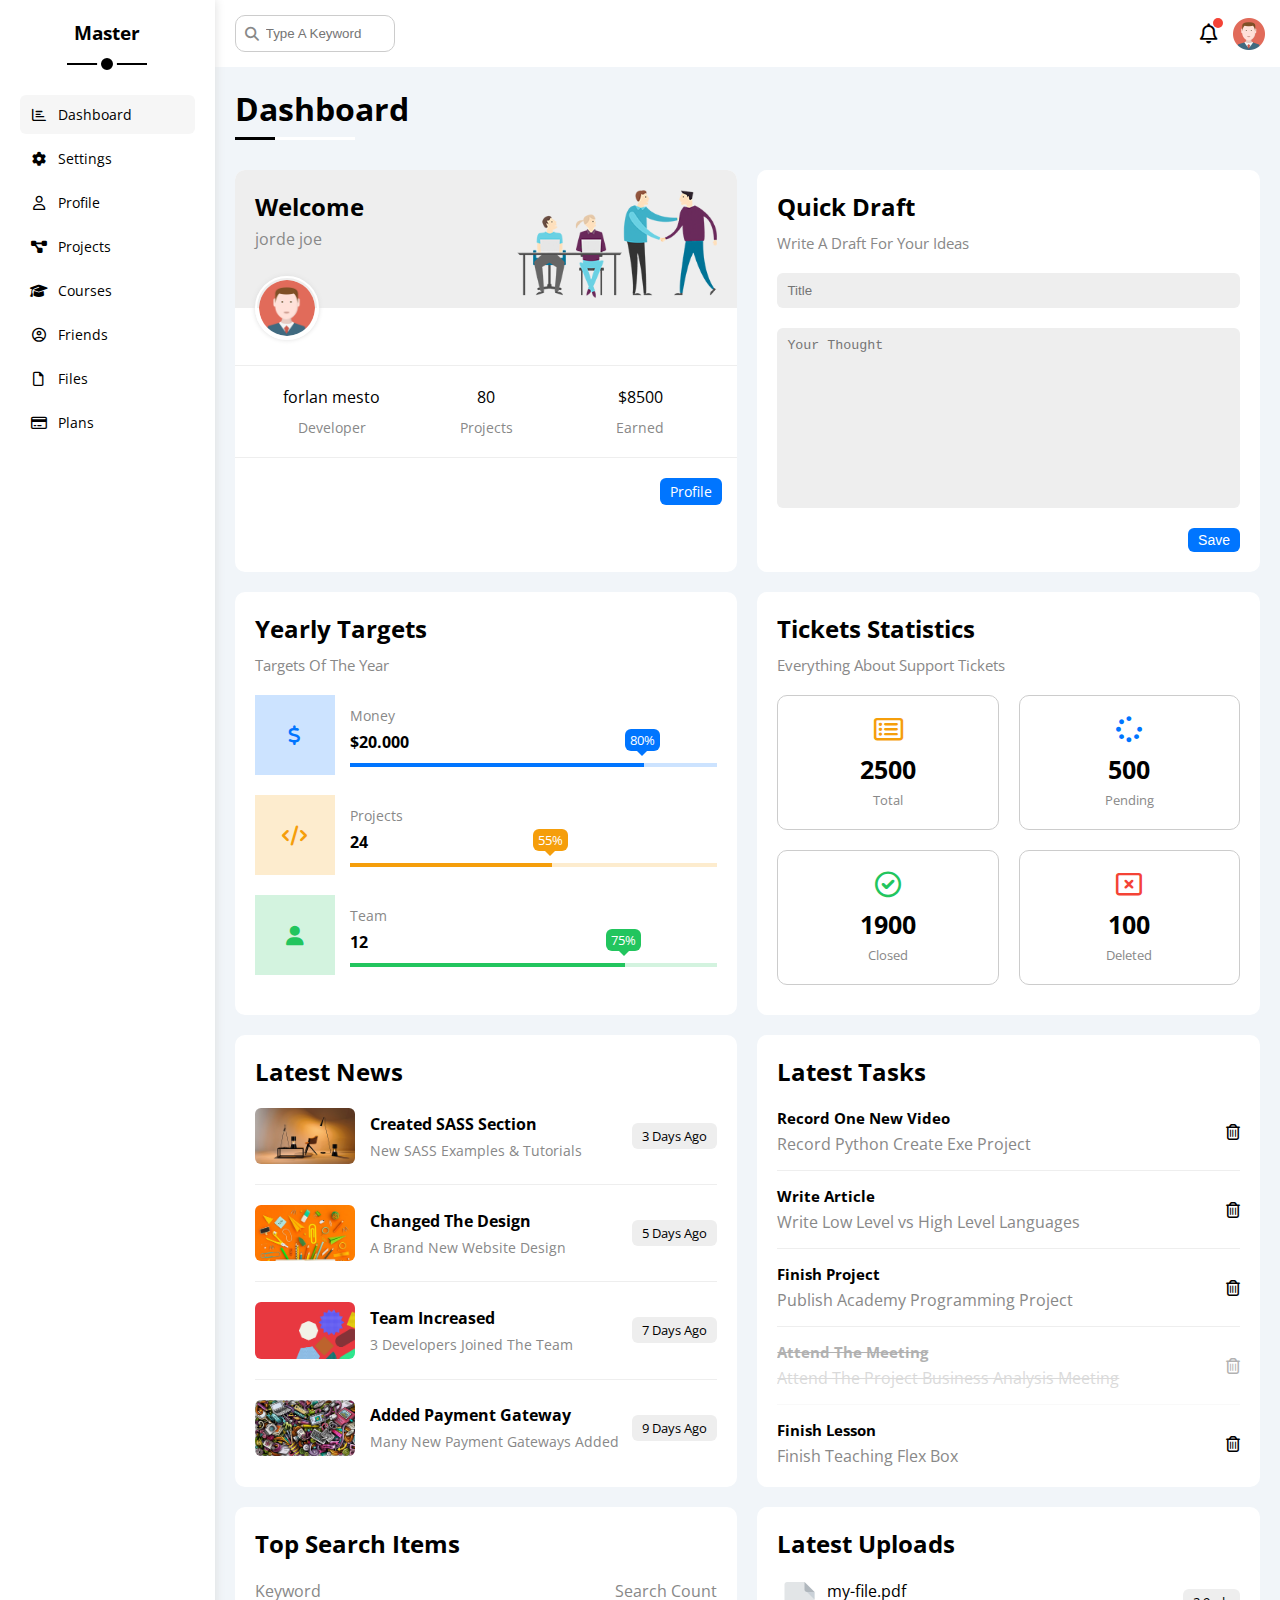
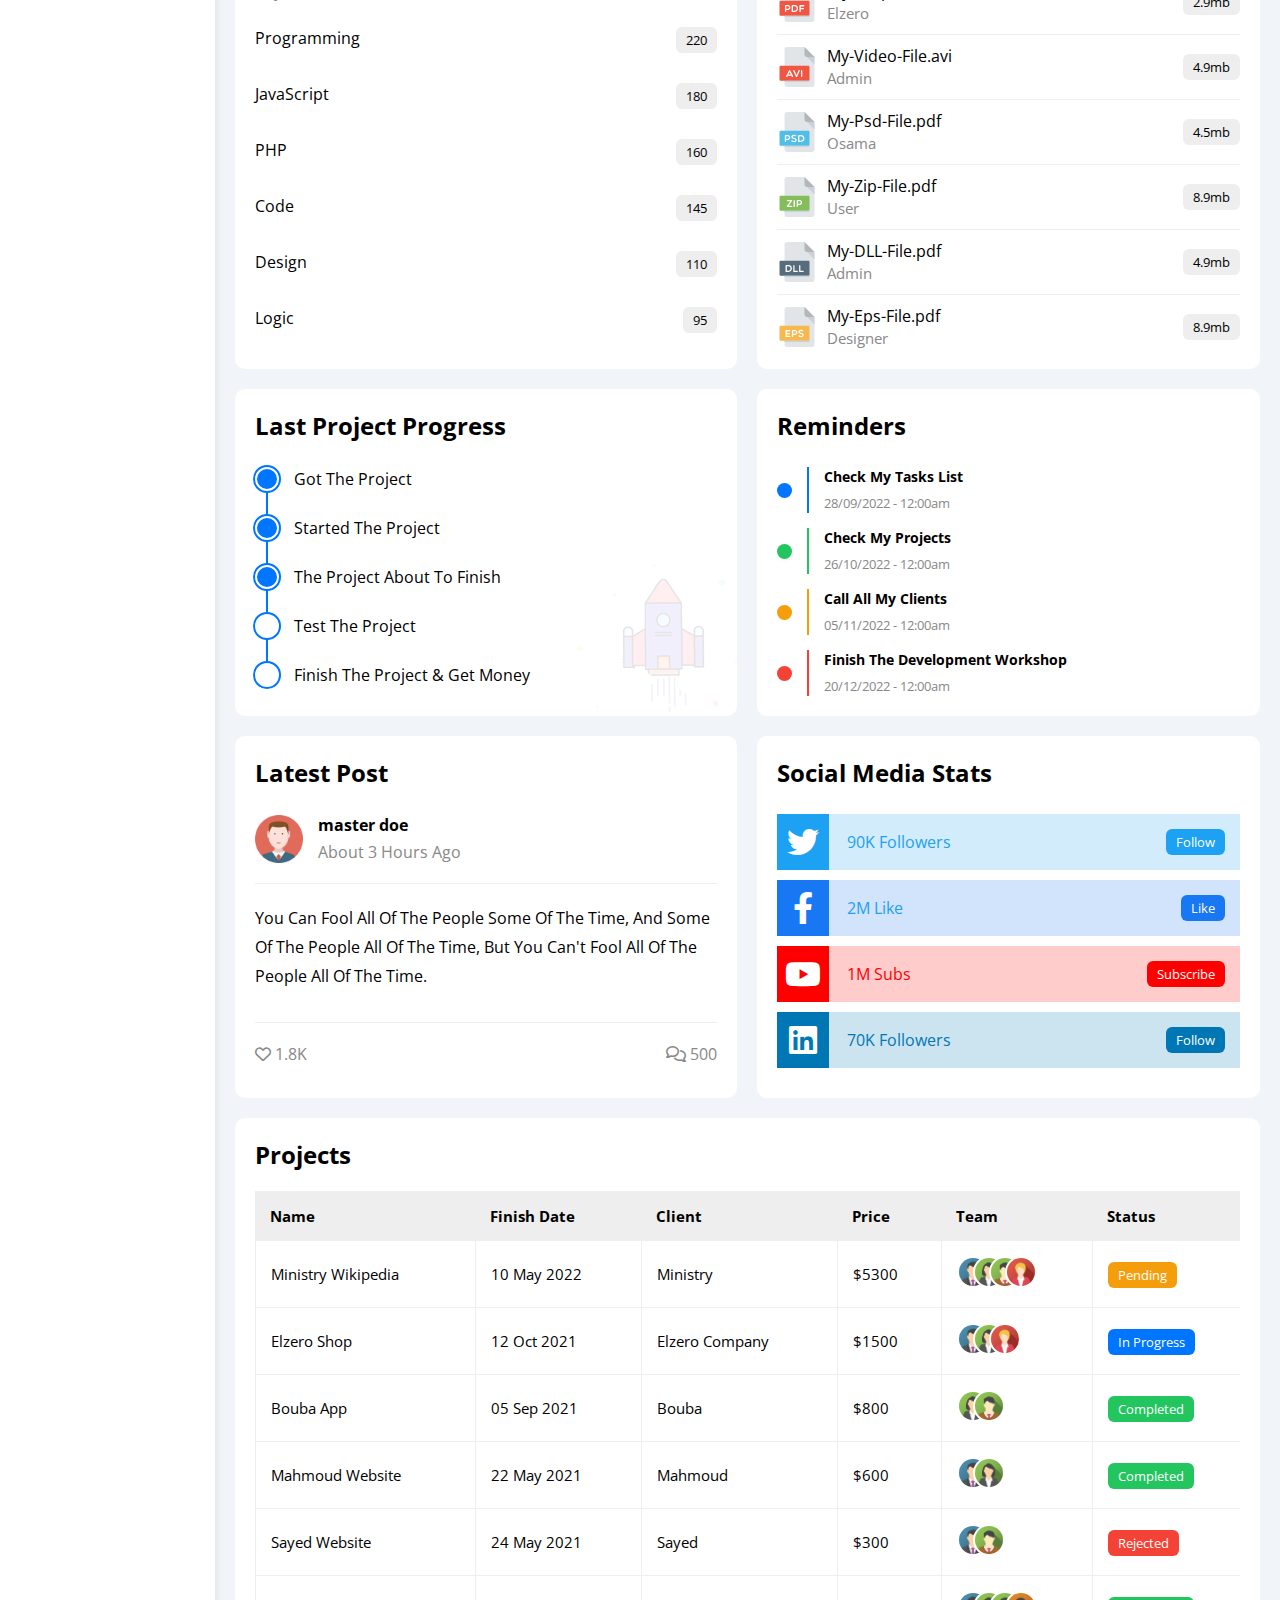
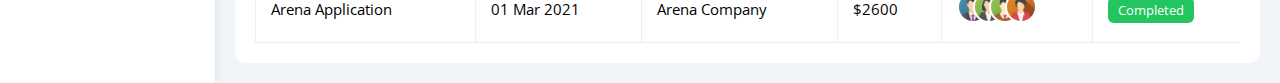
<file: index.html>
<!DOCTYPE html>
<html lang="en">
  <head>
    <meta charset="UTF-8" />
    <meta http-equiv="X-UA-Compatible" content="IE=edge" />
    <meta name="viewport" content="width=device-width, initial-scale=1.0" />
    <title>Dashboard</title>
    <link rel="stylesheet" href="css/all.min.css" />
    <link rel="stylesheet" href="css/framework.css" />
    <link rel="stylesheet" href="css/master.css" />
    <link rel="preconnect" href="https://fonts.googleapis.com" />
    <link rel="preconnect" href="https://fonts.gstatic.com" crossorigin />
    <link href="https://fonts.googleapis.com/css2?family=Open+Sans:wght@300;500&display=swap" rel="stylesheet" />
  </head>
  <body>
    <div class="page d-flex">
      <div class="sidebar bg-white p-20 p-relative">
        <h3 class="p-relative txt-c mt-0">Master</h3>
        <ul>
          <li>
            <a class="active d-flex align-center fs-14 c-black rad-6 p-10" href="index.html">
              <i class="fa-regular fa-chart-bar fa-fw"></i>
              <span>Dashboard</span>
            </a>
          </li>
          <li>
            <a class="d-flex align-center fs-14 c-black rad-6 p-10" href="settings.html">
              <i class="fa-solid fa-gear fa-fw"></i>
              <span>Settings</span>
            </a>
          </li>
          <li>
            <a class="d-flex align-center fs-14 c-black rad-6 p-10" href="profile.html">
              <i class="fa-regular fa-user fa-fw"></i>
              <span>Profile</span>
            </a>
          </li>
          <li>
            <a class="d-flex align-center fs-14 c-black rad-6 p-10" href="projects.html">
              <i class="fa-solid fa-diagram-project fa-fw"></i>
              <span>Projects</span>
            </a>
          </li>
          <li>
            <a class="d-flex align-center fs-14 c-black rad-6 p-10" href="courses.html">
              <i class="fa-solid fa-graduation-cap fa-fw"></i>
              <span>Courses</span>
            </a>
          </li>
          <li>
            <a class="d-flex align-center fs-14 c-black rad-6 p-10" href="friends.html">
              <i class="fa-regular fa-circle-user fa-fw"></i>
              <span>Friends</span>
            </a>
          </li>
          <li>
            <a class="d-flex align-center fs-14 c-black rad-6 p-10" href="files.html">
              <i class="fa-regular fa-file fa-fw"></i>
              <span>Files</span>
            </a>
          </li>
          <li>
            <a class="d-flex align-center fs-14 c-black rad-6 p-10" href="plans.html">
              <i class="fa-regular fa-credit-card fa-fw"></i>
              <span>Plans</span>
            </a>
          </li>
        </ul>
      </div>
      <div class="content w-full">
        <!-- Start Head -->
        <div class="head bg-white p-15 between-flex">
          <div class="search p-relative">
            <input class="p-10" type="search" placeholder="Type A Keyword" />
          </div>
          <div class="icons d-flex align-center">
            <span class="notification p-relative">
              <i class="fa-regular fa-bell fa-lg"></i>
            </span>
            <img src="images/avatar.png" alt="" />
          </div>
        </div>
        <!-- End Head -->
        <h1 class="p-relative">Dashboard</h1>
        <div class="wrapper d-grid gap-20">
          <!-- Start Welcome Widget -->
          <div class="welcome bg-white rad-10 txt-c-mobile block-mobile">
            <div class="intro p-20 d-flex space-between bg-eee">
              <div>
                <h2 class="m-0">Welcome</h2>
                <p class="c-grey mt-5">jorde joe</p>
              </div>
              <img class="hide-mobile" src="images/welcome.png" alt="" />
            </div>
            <img src="images/avatar.png" alt="" class="avatar" />
            <div class="body txt-c d-flex p-20 mt-20 mb-20 block-mobile">
              <div>forlan mesto <span class="d-block c-grey fs-14 mt-10">Developer</span></div>
              <div>80 <span class="d-block c-grey fs-14 mt-10">Projects</span></div>
              <div>$8500 <span class="d-block c-grey fs-14 mt-10">Earned</span></div>
            </div>
            <a href="profile.html" class="visit d-block fs-14 bg-blue c-white w-fit btn-shape">Profile</a>
          </div>
          <!-- End Welcome Widget -->
          <!-- Start Quick Draft Widget -->
          <div class="quick-draft p-20 bg-white rad-10">
            <h2 class="mt-0 mb-10">Quick Draft</h2>
            <p class="mt-0 mb-20 c-grey fs-15">Write A Draft For Your Ideas</p>
            <form>
              <input class="d-block mb-20 w-full p-10 b-none bg-eee rad-6" type="text" placeholder="Title" />
              <textarea class="d-block mb-20 w-full p-10 b-none bg-eee rad-6" placeholder="Your Thought"></textarea>
              <input class="save d-block fs-14 bg-blue c-white b-none w-fit btn-shape" type="submit" value="Save" />
            </form>
          </div>
          <!-- End Quick Draft Widget -->
          <!-- Start Targets Widget -->
          <div class="targets p-20 bg-white rad-10">
            <h2 class="mt-0 mb-10">Yearly Targets</h2>
            <p class="mt-0 mb-20 c-grey fs-15">Targets Of The Year</p>
            <div class="target-row mb-20 blue center-flex">
              <div class="icon center-flex">
                <i class="fa-solid fa-dollar-sign fa-lg c-blue"></i>
              </div>
              <div class="details">
                <span class="fs-14 c-grey">Money</span>
                <span class="d-block mt-5 mb-10 fw-bold">$20.000</span>
                <div class="progress p-relative">
                  <span class="bg-blue blue" style="width: 80%">
                    <span class="bg-blue">80%</span>
                  </span>
                </div>
              </div>
            </div>
            <div class="target-row mb-20 center-flex orange">
              <div class="icon center-flex">
                <i class="fa-solid fa-code fa-lg c-orange"></i>
              </div>
              <div class="details">
                <span class="fs-14 c-grey">Projects</span>
                <span class="d-block mt-5 mb-10 fw-bold">24</span>
                <div class="progress p-relative">
                  <span class="bg-orange orange" style="width: 55%">
                    <span class="bg-orange">55%</span>
                  </span>
                </div>
              </div>
            </div>
            <div class="target-row mb-20 center-flex green">
              <div class="icon center-flex">
                <i class="fa-solid fa-user fa-lg c-green"></i>
              </div>
              <div class="details">
                <span class="fs-14 c-grey">Team</span>
                <span class="d-block mt-5 mb-10 fw-bold">12</span>
                <div class="progress p-relative">
                  <span class="bg-green green" style="width: 75%">
                    <span class="bg-green">75%</span>
                  </span>
                </div>
              </div>
            </div>
          </div>
          <!-- End Targets Widget -->
          <!-- Start Ticket Widget -->
          <div class="tickets p-20 bg-white rad-10">
            <h2 class="mt-0 mb-10">Tickets Statistics</h2>
            <p class="mt-0 mb-20 c-grey fs-15">Everything About Support Tickets</p>
            <div class="d-flex txt-c gap-20 f-wrap">
              <div class="box p-20 rad-10 fs-13 c-grey">
                <i class="fa-regular fa-rectangle-list fa-2x mb-10 c-orange"></i>
                <span class="d-block c-black fw-bold fs-25 mb-5">2500</span>
                Total
              </div>
              <div class="box p-20 rad-10 fs-13 c-grey">
                <i class="fa-solid fa-spinner fa-2x mb-10 c-blue"></i>
                <span class="d-block c-black fw-bold fs-25 mb-5">500</span>
                Pending
              </div>
              <div class="box p-20 rad-10 fs-13 c-grey">
                <i class="fa-regular fa-circle-check fa-2x mb-10 c-green"></i>
                <span class="d-block c-black fw-bold fs-25 mb-5">1900</span>
                Closed
              </div>
              <div class="box p-20 rad-10 fs-13 c-grey">
                <i class="fa-regular fa-rectangle-xmark fa-2x mb-10 c-red"></i>
                <span class="d-block c-black fw-bold fs-25 mb-5">100</span>
                Deleted
              </div>
            </div>
          </div>
          <!-- End Ticket Widget -->
          <!-- Start Latest News Widget -->
          <div class="latest-news p-20 bg-white rad-10 txt-c-mobile">
            <h2 class="mt-0 mb-20">Latest News</h2>
            <div class="news-row d-flex align-center">
              <img src="images/news-01.png" alt="" />
              <div class="info">
                <h3>Created SASS Section</h3>
                <p class="m-0 fs-14 c-grey">New SASS Examples & Tutorials</p>
              </div>
              <div class="btn-shape bg-eee fs-13 label">3 Days Ago</div>
            </div>
            <div class="news-row d-flex align-center">
              <img src="images/news-02.png" alt="" />
              <div class="info">
                <h3>Changed The Design</h3>
                <p class="m-0 fs-14 c-grey">A Brand New Website Design</p>
              </div>
              <div class="btn-shape bg-eee fs-13 label">5 Days Ago</div>
            </div>
            <div class="news-row d-flex align-center">
              <img src="images/news-03.png" alt="" />
              <div class="info">
                <h3>Team Increased</h3>
                <p class="m-0 fs-14 c-grey">3 Developers Joined The Team</p>
              </div>
              <div class="btn-shape bg-eee fs-13 label">7 Days Ago</div>
            </div>
            <div class="news-row d-flex align-center">
              <img src="images/news-04.png" alt="" />
              <div class="info">
                <h3>Added Payment Gateway</h3>
                <p class="m-0 fs-14 c-grey">Many New Payment Gateways Added</p>
              </div>
              <div class="btn-shape bg-eee fs-13 label">9 Days Ago</div>
            </div>
          </div>
          <!-- End Latest News Widget -->
          <!-- Start Tasks Widget -->
          <div class="tasks p-20 bg-white rad-10">
            <h2 class="mt-0 mb-20">Latest Tasks</h2>
            <div class="task-row between-flex">
              <div class="info">
                <h3 class="mt-0 mb-5 fs-15">Record One New Video</h3>
                <p class="m-0 c-grey">Record Python Create Exe Project</p>
              </div>
              <i class="fa-regular fa-trash-can delete"></i>
            </div>
            <div class="task-row between-flex">
              <div class="info">
                <h3 class="mt-0 mb-5 fs-15">Write Article</h3>
                <p class="m-0 c-grey">Write Low Level vs High Level Languages</p>
              </div>
              <i class="fa-regular fa-trash-can delete"></i>
            </div>
            <div class="task-row between-flex">
              <div class="info">
                <h3 class="mt-0 mb-5 fs-15">Finish Project</h3>
                <p class="m-0 c-grey">Publish Academy Programming Project</p>
              </div>
              <i class="fa-regular fa-trash-can delete"></i>
            </div>
            <div class="task-row between-flex done">
              <div class="info">
                <h3 class="mt-0 mb-5 fs-15">Attend The Meeting</h3>
                <p class="m-0 c-grey">Attend The Project Business Analysis Meeting</p>
              </div>
              <i class="fa-regular fa-trash-can delete"></i>
            </div>
            <div class="task-row between-flex">
              <div class="info">
                <h3 class="mt-0 mb-5 fs-15">Finish Lesson</h3>
                <p class="m-0 c-grey">Finish Teaching Flex Box</p>
              </div>
              <i class="fa-regular fa-trash-can delete"></i>
            </div>
          </div>
          <!-- End Tasks -->
          <!-- Start Top Search Word Widget -->
          <div class="search-items p-20 bg-white rad-10">
            <h2 class="mt-0 mb-20">Top Search Items</h2>
            <div class="items-head d-flex space-between c-grey mb-10">
              <div>Keyword</div>
              <div>Search Count</div>
            </div>
            <div class="items d-flex space-between pt-15 pb-15">
              <span>Programming</span>
              <span class="bg-eee fs-13 btn-shape">220</span>
            </div>
            <div class="items d-flex space-between pt-15 pb-15">
              <span>JavaScript</span>
              <span class="bg-eee btn-shape fs-13">180</span>
            </div>
            <div class="items d-flex space-between pt-15 pb-15">
              <span>PHP</span>
              <span class="bg-eee btn-shape fs-13">160</span>
            </div>
            <div class="items d-flex space-between pt-15 pb-15">
              <span>Code</span>
              <span class="bg-eee btn-shape fs-13">145</span>
            </div>
            <div class="items d-flex space-between pt-15 pb-15">
              <span>Design</span>
              <span class="bg-eee btn-shape fs-13">110</span>
            </div>
            <div class="items d-flex space-between pt-15 pb-15">
              <span>Logic</span>
              <span class="bg-eee btn-shape fs-13">95</span>
            </div>
          </div>
          <!-- End Top Search Word Widget -->
          <!-- Start Latest Uploads Widget -->
          <div class="latest-uploads p-20 bg-white rad-10">
            <h2 class="mt-0 mb-20">Latest Uploads</h2>
            <ul class="m-0">
              <li class="between-flex pb-10 mb-10">
                <div class="d-flex align-center">
                  <img class="mr-10" src="images/pdf.svg" alt="" />
                  <div>
                    <span class="d-block">my-file.pdf</span>
                    <span class="fs-15 c-grey">Elzero</span>
                  </div>
                </div>
                <div class="bg-eee btn-shape fs-13">2.9mb</div>
              </li>
              <li class="between-flex pb-10 mb-10">
                <div class="d-flex align-center">
                  <img class="mr-10" src="images/avi.svg" alt="" />
                  <div>
                    <span class="d-block">My-Video-File.avi</span>
                    <span class="fs-15 c-grey">Admin</span>
                  </div>
                </div>
                <div class="bg-eee btn-shape fs-13">4.9mb</div>
              </li>
              <li class="between-flex pb-10 mb-10">
                <div class="d-flex align-center">
                  <img class="mr-10" src="images/psd.svg" alt="" />
                  <div>
                    <span class="d-block">My-Psd-File.pdf</span>
                    <span class="fs-15 c-grey">Osama</span>
                  </div>
                </div>
                <div class="bg-eee btn-shape fs-13">4.5mb</div>
              </li>
              <li class="between-flex pb-10 mb-10">
                <div class="d-flex align-center">
                  <img class="mr-10" src="images/zip.svg" alt="" />
                  <div>
                    <span class="d-block">My-Zip-File.pdf</span>
                    <span class="fs-15 c-grey">User</span>
                  </div>
                </div>
                <div class="bg-eee btn-shape fs-13">8.9mb</div>
              </li>
              <li class="between-flex pb-10 mb-10">
                <div class="d-flex align-center">
                  <img class="mr-10" src="images/dll.svg" alt="" />
                  <div>
                    <span class="d-block">My-DLL-File.pdf</span>
                    <span class="fs-15 c-grey">Admin</span>
                  </div>
                </div>
                <div class="bg-eee btn-shape fs-13">4.9mb</div>
              </li>
              <li class="between-flex">
                <div class="d-flex align-center">
                  <img class="mr-10" src="images/eps.svg" alt="" />
                  <div>
                    <span class="d-block">My-Eps-File.pdf</span>
                    <span class="fs-15 c-grey">Designer</span>
                  </div>
                </div>
                <div class="bg-eee btn-shape fs-13">8.9mb</div>
              </li>
            </ul>
          </div>
          <!-- End Latest Uploads Widget -->
          <!-- Start Last Project Progress Widget -->
          <div class="last-project p-20 bg-white rad-10 p-relative">
            <h2 class="mt-0 mb-20">Last Project Progress</h2>
            <ul class="m-0 p-relative">
              <li class="mt-25 d-flex align-center done">Got The Project</li>
              <li class="mt-25 d-flex align-center done">Started The Project</li>
              <li class="mt-25 d-flex align-center done">The Project About To Finish</li>
              <li class="mt-25 d-flex align-center current">Test The Project</li>
              <li class="mt-25 d-flex align-center">Finish The Project & Get Money</li>
            </ul>
            <img class="launch-icon hide-mobile" src="images/project.png" alt="" />
          </div>
          <!-- End Last Project Progress Widget -->
          <!-- Start Reminders Widget -->
          <div class="reminders p-20 bg-white rad-10 p-relative">
            <h2 class="mt-0 mb-25">Reminders</h2>
            <ul class="m-0">
              <li class="d-flex align-center mt-15">
                <span class="key bg-blue mr-15 d-block rad-half"></span>
                <div class="pl-15 blue">
                  <p class="fs-14 fw-bold mt-0 mb-5">Check My Tasks List</p>
                  <span class="fs-13 c-grey">28/09/2022 - 12:00am</span>
                </div>
              </li>
              <li class="d-flex align-center mt-15">
                <span class="key bg-green mr-15 d-block rad-half"></span>
                <div class="pl-15 green">
                  <p class="fs-14 fw-bold mt-0 mb-5">Check My Projects</p>
                  <span class="fs-13 c-grey">26/10/2022 - 12:00am</span>
                </div>
              </li>
              <li class="d-flex align-center mt-15">
                <span class="key bg-orange mr-15 d-block rad-half"></span>
                <div class="pl-15 orange">
                  <p class="fs-14 fw-bold mt-0 mb-5">Call All My Clients</p>
                  <span class="fs-13 c-grey">05/11/2022 - 12:00am</span>
                </div>
              </li>
              <li class="d-flex align-center mt-15">
                <span class="key bg-red mr-15 d-block rad-half"></span>
                <div class="pl-15 red">
                  <p class="fs-14 fw-bold mt-0 mb-5">Finish The Development Workshop</p>
                  <span class="fs-13 c-grey">20/12/2022 - 12:00am</span>
                </div>
              </li>
            </ul>
          </div>
          <!-- End Reminders Widget -->
          <!-- Start Latest Post Widget -->
          <div class="latest-post p-20 bg-white rad-10 p-relative">
            <h2 class="mt-0 mb-25">Latest Post</h2>
            <div class="top d-flex align-center">
              <img class="avatar mr-15" src="images/avatar.png" alt="" />
              <div class="info">
                <span class="d-block mb-5 fw-bold">master doe</span>
                <span class="c-grey">About 3 Hours Ago</span>
              </div>
            </div>
            <div class="post-content txt-c-mobile pt-20 pb-20 mt-20 mb-20">
              You can fool all of the people some of the time, and some of the people all of the time, but you can't
              fool all of the people all of the time.
            </div>
            <div class="post-stats between-flex c-grey">
              <div>
                <i class="fa-regular fa-heart"></i>
                <span>1.8K</span>
              </div>
              <div>
                <i class="fa-regular fa-comments"></i>
                <span>500</span>
              </div>
            </div>
          </div>
          <!-- End Latest Post Widget -->
          <!-- Start Social Media Stats Widget -->
          <div class="social-media p-20 bg-white rad-10 p-relative">
            <h2 class="mt-0 mb-25">Social Media Stats</h2>
            <div class="box twitter p-15 p-relative mb-10 between-flex">
              <i class="fa-brands fa-twitter fa-2x c-white h-full center-flex"></i>
              <span>90K Followers</span>
              <a class="fs-13 c-white btn-shape" href="#">Follow</a>
            </div>
            <div class="box facebook p-15 p-relative mb-10 between-flex">
              <i class="fa-brands fa-facebook-f fa-2x c-white h-full center-flex"></i>
              <span>2M Like</span>
              <a class="fs-13 c-white btn-shape" href="#">Like</a>
            </div>
            <div class="box youtube p-15 p-relative mb-10 between-flex">
              <i class="fa-brands fa-youtube fa-2x c-white h-full center-flex"></i>
              <span>1M Subs</span>
              <a class="fs-13 c-white btn-shape" href="#">Subscribe</a>
            </div>
            <div class="box linkedin p-15 p-relative mb-10 between-flex">
              <i class="fa-brands fa-linkedin fa-2x c-white h-full center-flex"></i>
              <span>70K Followers</span>
              <a class="fs-13 c-white btn-shape" href="#">Follow</a>
            </div>
          </div>
          <!-- Start End Media Stats Widget -->
        </div>
        <!-- Start Projects Table -->
        <div class="projects p-20 bg-white rad-10 m-20">
          <h2 class="mt-0 mb-20">Projects</h2>
          <div class="responsive-table">
            <table class="fs-15 w-full">
              <thead>
                <tr>
                  <td>Name</td>
                  <td>Finish Date</td>
                  <td>Client</td>
                  <td>Price</td>
                  <td>Team</td>
                  <td>Status</td>
                </tr>
              </thead>
              <tbody>
                <tr>
                  <td>Ministry Wikipedia</td>
                  <td>10 May 2022</td>
                  <td>Ministry</td>
                  <td>$5300</td>
                  <td>
                    <img src="images/team-01.png" alt="" />
                    <img src="images/team-02.png" alt="" />
                    <img src="images/team-03.png" alt="" />
                    <img src="images/team-05.png" alt="" />
                  </td>
                  <td>
                    <span class="label btn-shape bg-orange c-white">Pending</span>
                  </td>
                </tr>
                <tr>
                  <td>Elzero Shop</td>
                  <td>12 Oct 2021</td>
                  <td>Elzero Company</td>
                  <td>$1500</td>
                  <td>
                    <img src="images/team-01.png" alt="" />
                    <img src="images/team-02.png" alt="" />
                    <img src="images/team-05.png" alt="" />
                  </td>
                  <td><span class="label btn-shape bg-blue c-white">In Progress</span></td>
                </tr>
                <tr>
                  <td>Bouba App</td>
                  <td>05 Sep 2021</td>
                  <td>Bouba</td>
                  <td>$800</td>
                  <td>
                    <img src="images/team-02.png" alt="" />
                    <img src="images/team-03.png" alt="" />
                  </td>
                  <td><span class="label btn-shape bg-green c-white">Completed</span></td>
                </tr>
                <tr>
                  <td>Mahmoud Website</td>
                  <td>22 May 2021</td>
                  <td>Mahmoud</td>
                  <td>$600</td>
                  <td>
                    <img src="images/team-01.png" alt="" />
                    <img src="images/team-02.png" alt="" />
                  </td>
                  <td><span class="label btn-shape bg-green c-white">Completed</span></td>
                </tr>
                <tr>
                  <td>Sayed Website</td>
                  <td>24 May 2021</td>
                  <td>Sayed</td>
                  <td>$300</td>
                  <td>
                    <img src="images/team-01.png" alt="" />
                    <img src="images/team-03.png" alt="" />
                  </td>
                  <td><span class="label btn-shape bg-red c-white">Rejected</span></td>
                </tr>
                <tr>
                  <td>Arena Application</td>
                  <td>01 Mar 2021</td>
                  <td>Arena Company</td>
                  <td>$2600</td>
                  <td>
                    <img src="images/team-01.png" alt="" />
                    <img src="images/team-02.png" alt="" />
                    <img src="images/team-03.png" alt="" />
                    <img src="images/team-04.png" alt="" />
                  </td>
                  <td><span class="label btn-shape bg-green c-white">Completed</span></td>
                </tr>
              </tbody>
            </table>
          </div>
        </div>
        <!-- End Projects Table -->
      </div>
    </div>
  </body>
</html>
</file>
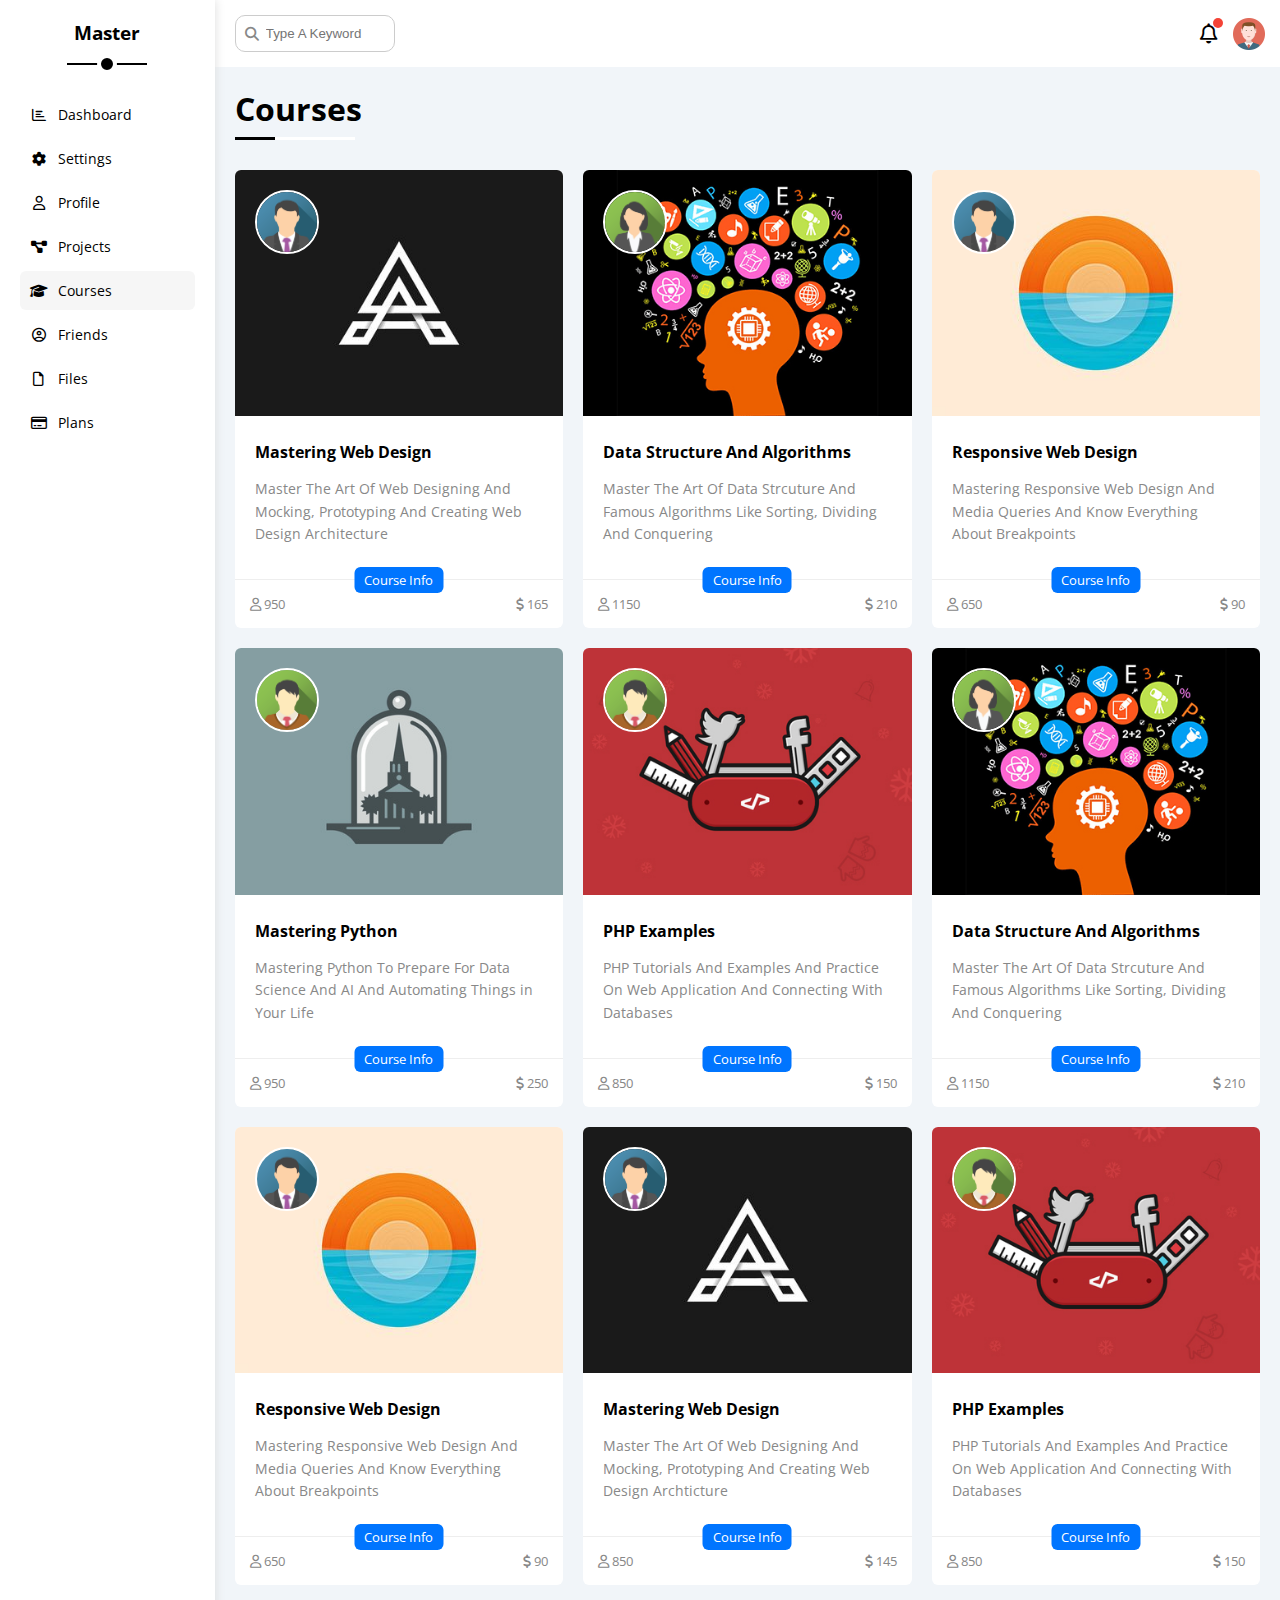
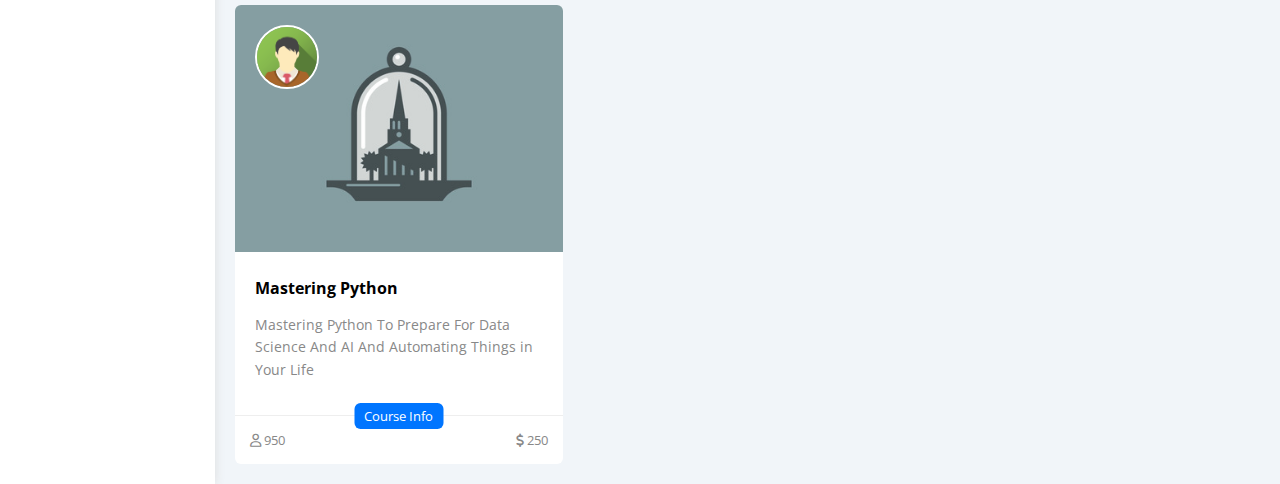
<file: courses.html>
<!DOCTYPE html>
<html lang="en">
  <head>
    <meta charset="UTF-8" />
    <meta http-equiv="X-UA-Compatible" content="IE=edge" />
    <meta name="viewport" content="width=device-width, initial-scale=1.0" />
    <title>Courses</title>
    <link rel="stylesheet" href="css/all.min.css" />
    <link rel="stylesheet" href="css/framework.css" />
    <link rel="stylesheet" href="css/master.css" />
    <link rel="preconnect" href="https://fonts.googleapis.com" />
    <link rel="preconnect" href="https://fonts.gstatic.com" crossorigin />
    <link href="https://fonts.googleapis.com/css2?family=Open+Sans:wght@300;500&display=swap" rel="stylesheet" />
  </head>
  <body>
    <div class="page d-flex">
      <div class="sidebar bg-white p-20 p-relative">
        <h3 class="p-relative txt-c mt-0">Master</h3>
        <ul>
          <li>
            <a class="d-flex align-center fs-14 c-black rad-6 p-10" href="index.html">
              <i class="fa-regular fa-chart-bar fa-fw"></i>
              <span>Dashboard</span>
            </a>
          </li>
          <li>
            <a class="d-flex align-center fs-14 c-black rad-6 p-10" href="settings.html">
              <i class="fa-solid fa-gear fa-fw"></i>
              <span>Settings</span>
            </a>
          </li>
          <li>
            <a class="d-flex align-center fs-14 c-black rad-6 p-10" href="profile.html">
              <i class="fa-regular fa-user fa-fw"></i>
              <span>Profile</span>
            </a>
          </li>
          <li>
            <a class="d-flex align-center fs-14 c-black rad-6 p-10" href="projects.html">
              <i class="fa-solid fa-diagram-project fa-fw"></i>
              <span>Projects</span>
            </a>
          </li>
          <li>
            <a class="active d-flex align-center fs-14 c-black rad-6 p-10" href="courses.html">
              <i class="fa-solid fa-graduation-cap fa-fw"></i>
              <span>Courses</span>
            </a>
          </li>
          <li>
            <a class="d-flex align-center fs-14 c-black rad-6 p-10" href="friends.html">
              <i class="fa-regular fa-circle-user fa-fw"></i>
              <span>Friends</span>
            </a>
          </li>
          <li>
            <a class="d-flex align-center fs-14 c-black rad-6 p-10" href="files.html">
              <i class="fa-regular fa-file fa-fw"></i>
              <span>Files</span>
            </a>
          </li>
          <li>
            <a class="d-flex align-center fs-14 c-black rad-6 p-10" href="plans.html">
              <i class="fa-regular fa-credit-card fa-fw"></i>
              <span>Plans</span>
            </a>
          </li>
        </ul>
      </div>
      <div class="content w-full">
        <!-- Start Head -->
        <div class="head bg-white p-15 between-flex">
          <div class="search p-relative">
            <input class="p-10" type="search" placeholder="Type A Keyword" />
          </div>
          <div class="icons d-flex align-center">
            <span class="notification p-relative">
              <i class="fa-regular fa-bell fa-lg"></i>
            </span>
            <img src="images/avatar.png" alt="" />
          </div>
        </div>
        <!-- End Head -->
        <h1 class="p-relative">Courses</h1>
        <div class="courses-page d-grid m-20 gap-20">
          <div class="course bg-white rad-6 p-relative">
            <img class="cover" src="images/course-01.jpg" alt="" />
            <img class="instructor" src="images/team-01.png" alt="" />
            <div class="p-20">
              <h4 class="m-0">Mastering Web Design</h4>
              <p class="description c-grey mt-15 fs-14">
                Master The Art Of Web Designing And Mocking, Prototyping And Creating Web Design Architecture
              </p>
            </div>
            <div class="info p-15 p-relative between-flex">
              <span class="title bg-blue c-white btn-shape">Course Info</span>
              <span class="c-grey">
                <i class="fa-regular fa-user"></i>
                950
              </span>
              <span class="c-grey">
                <i class="fa-solid fa-dollar-sign"></i>
                165
              </span>
            </div>
          </div>
          <div class="course bg-white rad-6 p-relative">
            <img class="cover" src="images/course-02.jpg" alt="" />
            <img class="instructor" src="images/team-02.png" alt="" />
            <div class="p-20">
              <h4 class="m-0">Data Structure And Algorithms</h4>
              <p class="description c-grey mt-15 fs-14">
                Master The Art Of Data Strcuture And Famous Algorithms Like Sorting, Dividing And Conquering
              </p>
            </div>
            <div class="info p-15 p-relative between-flex">
              <span class="title bg-blue c-white btn-shape">Course Info</span>
              <span class="c-grey"> <i class="fa-regular fa-user"></i> 1150</span>
              <span class="c-grey"><i class="fa-solid fa-dollar-sign"></i> 210</span>
            </div>
          </div>
          <div class="course bg-white rad-6 p-relative">
            <img class="cover" src="images/course-03.jpg" alt="" />
            <img class="instructor" src="images/team-01.png" alt="" />
            <div class="p-20">
              <h4 class="m-0">Responsive Web Design</h4>
              <p class="description c-grey mt-15 fs-14">
                Mastering Responsive Web Design And Media Queries And Know Everything About Breakpoints
              </p>
            </div>
            <div class="info p-15 p-relative between-flex">
              <span class="title bg-blue c-white btn-shape">Course Info</span>
              <span class="c-grey"> <i class="fa-regular fa-user"></i> 650</span>
              <span class="c-grey"><i class="fa-solid fa-dollar-sign"></i> 90</span>
            </div>
          </div>
          <div class="course bg-white rad-6 p-relative">
            <img class="cover" src="images/course-04.jpg" alt="" />
            <img class="instructor" src="images/team-03.png" alt="" />
            <div class="p-20">
              <h4 class="m-0">Mastering Python</h4>
              <p class="description c-grey mt-15 fs-14">
                Mastering Python To Prepare For Data Science And AI And Automating Things in Your Life
              </p>
            </div>
            <div class="info p-15 p-relative between-flex">
              <span class="title bg-blue c-white btn-shape">Course Info</span>
              <span class="c-grey"> <i class="fa-regular fa-user"></i> 950</span>
              <span class="c-grey"><i class="fa-solid fa-dollar-sign"></i> 250</span>
            </div>
          </div>
          <div class="course bg-white rad-6 p-relative">
            <img class="cover" src="images/course-05.jpg" alt="" />
            <img class="instructor" src="images/team-03.png" alt="" />
            <div class="p-20">
              <h4 class="m-0">PHP Examples</h4>
              <p class="description c-grey mt-15 fs-14">
                PHP Tutorials And Examples And Practice On Web Application And Connecting With Databases
              </p>
            </div>
            <div class="info p-15 p-relative between-flex">
              <span class="title bg-blue c-white btn-shape">Course Info</span>
              <span class="c-grey"> <i class="fa-regular fa-user"></i> 850</span>
              <span class="c-grey"><i class="fa-solid fa-dollar-sign"></i> 150</span>
            </div>
          </div>
          <div class="course bg-white rad-6 p-relative">
            <img class="cover" src="images/course-02.jpg" alt="" />
            <img class="instructor" src="images/team-02.png" alt="" />
            <div class="p-20">
              <h4 class="m-0">Data Structure And Algorithms</h4>
              <p class="description c-grey mt-15 fs-14">
                Master The Art Of Data Strcuture And Famous Algorithms Like Sorting, Dividing And Conquering
              </p>
            </div>
            <div class="info p-15 p-relative between-flex">
              <span class="title bg-blue c-white btn-shape">Course Info</span>
              <span class="c-grey"> <i class="fa-regular fa-user"></i> 1150</span>
              <span class="c-grey"><i class="fa-solid fa-dollar-sign"></i> 210</span>
            </div>
          </div>
          <div class="course bg-white rad-6 p-relative">
            <img class="cover" src="images/course-03.jpg" alt="" />
            <img class="instructor" src="images/team-01.png" alt="" />
            <div class="p-20">
              <h4 class="m-0">Responsive Web Design</h4>
              <p class="description c-grey mt-15 fs-14">
                Mastering Responsive Web Design And Media Queries And Know Everything About Breakpoints
              </p>
            </div>
            <div class="info p-15 p-relative between-flex">
              <span class="title bg-blue c-white btn-shape">Course Info</span>
              <span class="c-grey"> <i class="fa-regular fa-user"></i> 650</span>
              <span class="c-grey"><i class="fa-solid fa-dollar-sign"></i> 90</span>
            </div>
          </div>
          <div class="course bg-white rad-6 p-relative">
            <img class="cover" src="images/course-01.jpg" alt="" />
            <img class="instructor" src="images/team-01.png" alt="" />
            <div class="p-20">
              <h4 class="m-0">Mastering Web Design</h4>
              <p class="description c-grey mt-15 fs-14">
                Master The Art Of Web Designing And Mocking, Prototyping And Creating Web Design Archticture
              </p>
            </div>
            <div class="info p-15 p-relative between-flex">
              <span class="title bg-blue c-white btn-shape">Course Info</span>
              <span class="c-grey"> <i class="fa-regular fa-user"></i> 850</span>
              <span class="c-grey"><i class="fa-solid fa-dollar-sign"></i> 145</span>
            </div>
          </div>
          <div class="course bg-white rad-6 p-relative">
            <img class="cover" src="images/course-05.jpg" alt="" />
            <img class="instructor" src="images/team-03.png" alt="" />
            <div class="p-20">
              <h4 class="m-0">PHP Examples</h4>
              <p class="description c-grey mt-15 fs-14">
                PHP Tutorials And Examples And Practice On Web Application And Connecting With Databases
              </p>
            </div>
            <div class="info p-15 p-relative between-flex">
              <span class="title bg-blue c-white btn-shape">Course Info</span>
              <span class="c-grey"> <i class="fa-regular fa-user"></i> 850</span>
              <span class="c-grey"><i class="fa-solid fa-dollar-sign"></i> 150</span>
            </div>
          </div>
          <div class="course bg-white rad-6 p-relative">
            <img class="cover" src="images/course-04.jpg" alt="" />
            <img class="instructor" src="images/team-03.png" alt="" />
            <div class="p-20">
              <h4 class="m-0">Mastering Python</h4>
              <p class="description c-grey mt-15 fs-14">
                Mastering Python To Prepare For Data Science And AI And Automating Things in Your Life
              </p>
            </div>
            <div class="info p-15 p-relative between-flex">
              <span class="title bg-blue c-white btn-shape">Course Info</span>
              <span class="c-grey"> <i class="fa-regular fa-user"></i> 950</span>
              <span class="c-grey"><i class="fa-solid fa-dollar-sign"></i> 250</span>
            </div>
          </div>
        </div>
      </div>
    </div>
  </body>
</html>
</file>
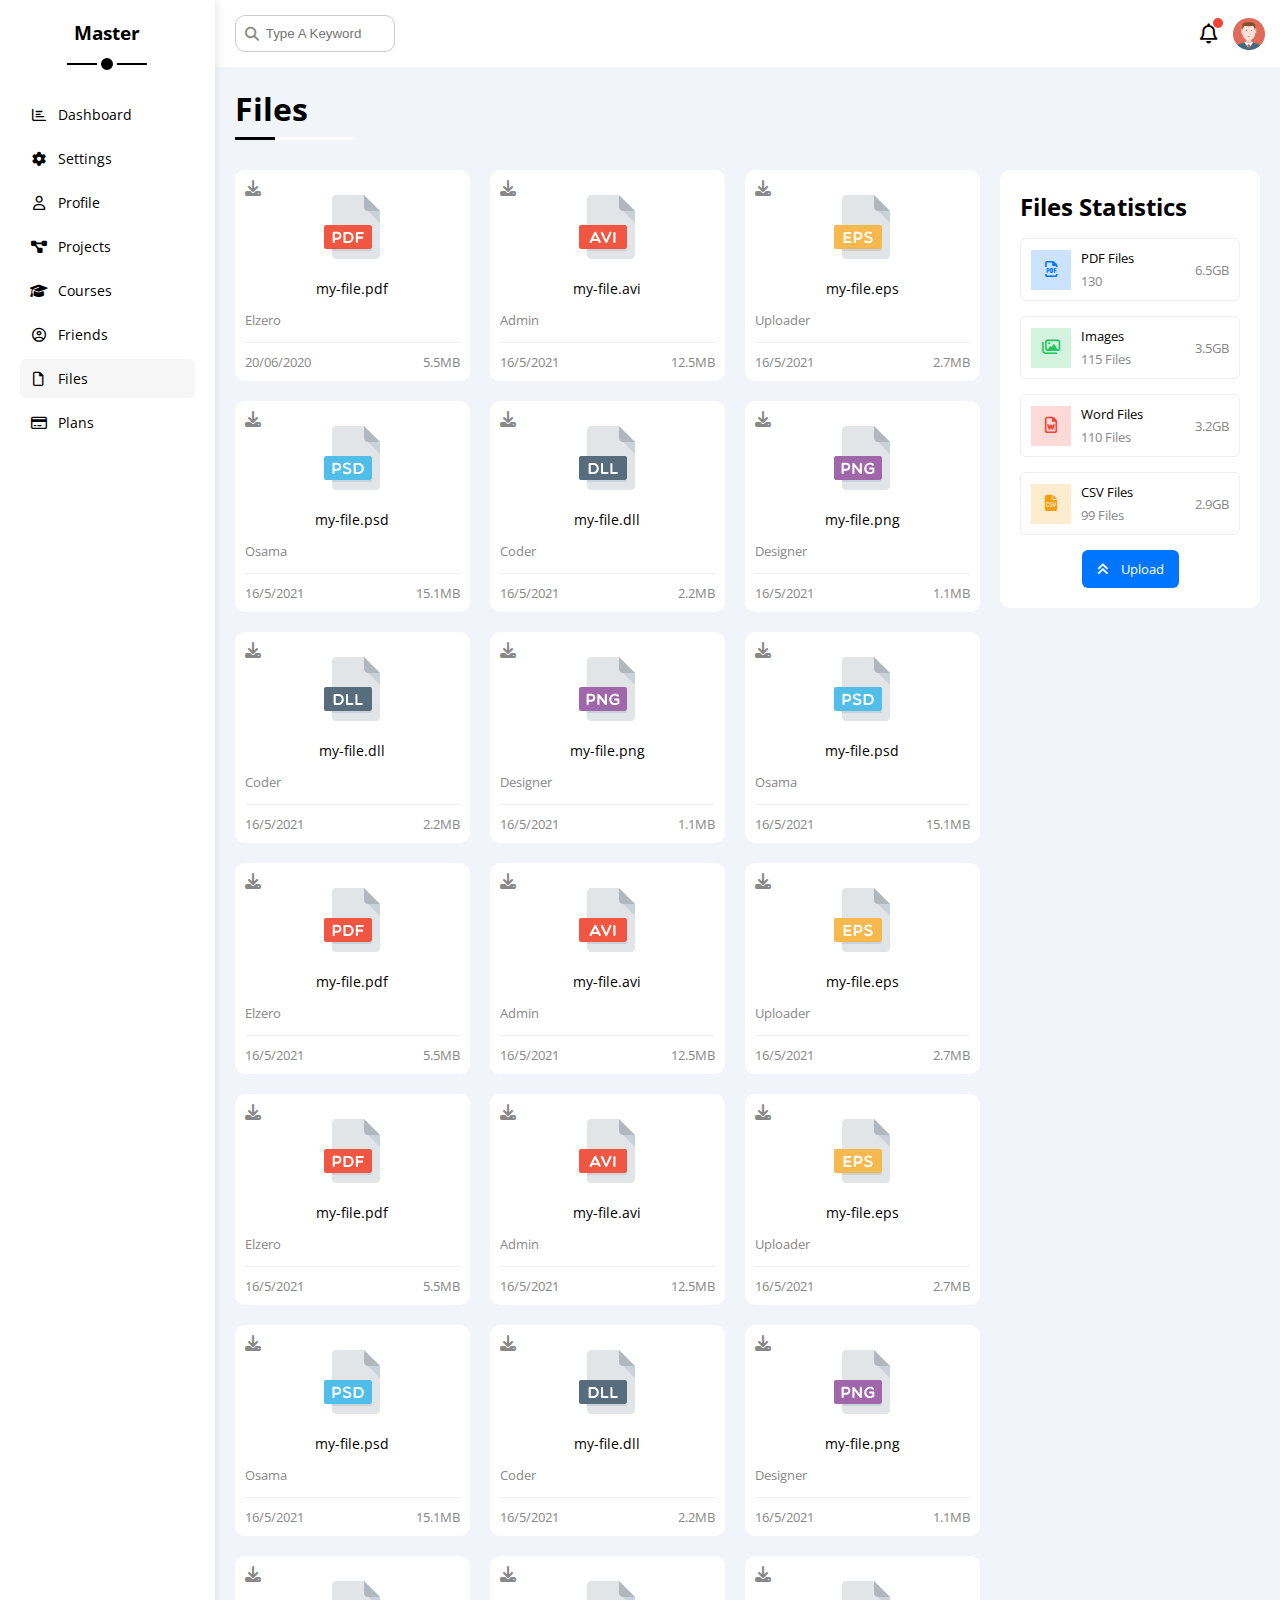
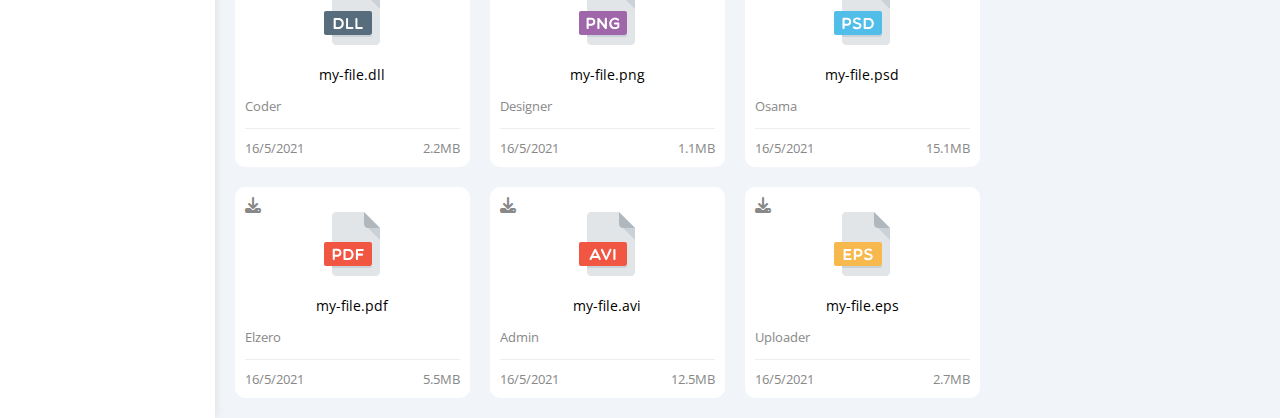
<file: files.html>
<!DOCTYPE html>
<html lang="en">
  <head>
    <meta charset="UTF-8" />
    <meta http-equiv="X-UA-Compatible" content="IE=edge" />
    <meta name="viewport" content="width=device-width, initial-scale=1.0" />
    <title>Files</title>
    <link rel="stylesheet" href="css/all.min.css" />
    <link rel="stylesheet" href="css/framework.css" />
    <link rel="stylesheet" href="css/master.css" />
    <link rel="preconnect" href="https://fonts.googleapis.com" />
    <link rel="preconnect" href="https://fonts.gstatic.com" crossorigin />
    <link href="https://fonts.googleapis.com/css2?family=Open+Sans:wght@300;500&display=swap" rel="stylesheet" />
  </head>
  <body>
    <div class="page d-flex">
      <div class="sidebar bg-white p-20 p-relative">
        <h3 class="p-relative txt-c mt-0">Master</h3>
        <ul>
          <li>
            <a class="d-flex align-center fs-14 c-black rad-6 p-10" href="index.html">
              <i class="fa-regular fa-chart-bar fa-fw"></i>
              <span>Dashboard</span>
            </a>
          </li>
          <li>
            <a class="d-flex align-center fs-14 c-black rad-6 p-10" href="settings.html">
              <i class="fa-solid fa-gear fa-fw"></i>
              <span>Settings</span>
            </a>
          </li>
          <li>
            <a class="d-flex align-center fs-14 c-black rad-6 p-10" href="profile.html">
              <i class="fa-regular fa-user fa-fw"></i>
              <span>Profile</span>
            </a>
          </li>
          <li>
            <a class="d-flex align-center fs-14 c-black rad-6 p-10" href="projects.html">
              <i class="fa-solid fa-diagram-project fa-fw"></i>
              <span>Projects</span>
            </a>
          </li>
          <li>
            <a class="d-flex align-center fs-14 c-black rad-6 p-10" href="courses.html">
              <i class="fa-solid fa-graduation-cap fa-fw"></i>
              <span>Courses</span>
            </a>
          </li>
          <li>
            <a class="d-flex align-center fs-14 c-black rad-6 p-10" href="friends.html">
              <i class="fa-regular fa-circle-user fa-fw"></i>
              <span>Friends</span>
            </a>
          </li>
          <li>
            <a class="active d-flex align-center fs-14 c-black rad-6 p-10" href="files.html">
              <i class="fa-regular fa-file fa-fw"></i>
              <span>Files</span>
            </a>
          </li>
          <li>
            <a class="d-flex align-center fs-14 c-black rad-6 p-10" href="plans.html">
              <i class="fa-regular fa-credit-card fa-fw"></i>
              <span>Plans</span>
            </a>
          </li>
        </ul>
      </div>
      <div class="content w-full">
        <!-- Start Head -->
        <div class="head bg-white p-15 between-flex">
          <div class="search p-relative">
            <input class="p-10" type="search" placeholder="Type A Keyword" />
          </div>
          <div class="icons d-flex align-center">
            <span class="notification p-relative">
              <i class="fa-regular fa-bell fa-lg"></i>
            </span>
            <img src="images/avatar.png" alt="" />
          </div>
        </div>
        <!-- End Head -->
        <h1 class="p-relative">Files</h1>
        <div class="files-page d-flex m-20 gap-20">
          <div class="files-stats p-20 bg-white rad-10">
            <h2 class="mt-0 mb-15 txt-c-mobile">Files Statistics</h2>
            <div class="d-flex align-center border-eee p-10 rad-6 mb-15 fs-13">
              <i class="fa-regular fa-file-pdf fa-lg blue center-flex c-blue icon"></i>
              <div class="info">
                <span>PDF Files</span>
                <span class="c-grey d-block mt-5">130</span>
              </div>
              <div class="size c-grey">6.5GB</div>
            </div>
            <div class="d-flex align-center border-eee p-10 rad-6 mb-15 fs-13">
              <i class="fa-regular fa-images fa-lg green center-flex c-green icon"></i>
              <div class="info">
                <span>Images</span>
                <span class="c-grey d-block mt-5">115 Files</span>
              </div>
              <div class="size c-grey">3.5GB</div>
            </div>
            <div class="d-flex align-center border-eee p-10 rad-6 mb-15 fs-13">
              <i class="fa-regular fa-file-word fa-lg red center-flex c-red icon"></i>
              <div class="info">
                <span>Word Files</span>
                <span class="c-grey d-block mt-5">110 Files</span>
              </div>
              <div class="size c-grey">3.2GB</div>
            </div>
            <div class="d-flex align-center border-eee p-10 rad-6 fs-13">
              <i class="fa-solid fa-file-csv fa-lg orange center-flex c-orange icon"></i>
              <div class="info">
                <span>CSV Files</span>
                <span class="c-grey d-block mt-5">99 Files</span>
              </div>
              <div class="size c-grey">2.9GB</div>
            </div>
            <a class="upload bg-blue c-white fs-13 rad-6 d-block w-fit" href="#">
              <i class="fa-solid fa-angles-up mr-10"></i>
              Upload
            </a>
          </div>
          <div class="files-content d-grid gap-20">
            <div class="file bg-white p-10 rad-10">
              <i class="fa-solid fa-download c-grey p-absolute"></i>
              <div class="icon txt-c">
                <img class="mt-15 mb-15" src="images/pdf.svg" alt="" />
              </div>
              <div class="txt-c mb-10 fs-14">my-file.pdf</div>
              <p class="c-grey fs-13">Elzero</p>
              <div class="info between-flex mt-10 pt-10 fs-13 c-grey">
                <span>20/06/2020</span>
                <span>5.5MB</span>
              </div>
            </div>
            <div class="file bg-white p-10 rad-10">
              <i class="fa-solid fa-download c-grey p-absolute"></i>
              <div class="icon txt-c">
                <img class="mt-15 mb-15" src="images/avi.svg" alt="" />
              </div>
              <div class="txt-c mb-10 fs-14">my-file.avi</div>
              <p class="c-grey fs-13">Admin</p>
              <div class="info between-flex mt-10 pt-10 fs-13 c-grey">
                <span>16/5/2021</span>
                <span>12.5MB</span>
              </div>
            </div>
            <div class="file bg-white p-10 rad-10">
              <i class="fa-solid fa-download c-grey p-absolute"></i>
              <div class="icon txt-c">
                <img class="mt-15 mb-15" src="images/eps.svg" alt="" />
              </div>
              <div class="txt-c mb-10 fs-14">my-file.eps</div>
              <p class="c-grey fs-13">Uploader</p>
              <div class="info between-flex mt-10 pt-10 fs-13 c-grey">
                <span>16/5/2021</span>
                <span>2.7MB</span>
              </div>
            </div>
            <div class="file bg-white p-10 rad-10">
              <i class="fa-solid fa-download c-grey p-absolute"></i>
              <div class="icon txt-c">
                <img class="mt-15 mb-15" src="images/psd.svg" alt="" />
              </div>
              <div class="txt-c mb-10 fs-14">my-file.psd</div>
              <p class="c-grey fs-13">Osama</p>
              <div class="info between-flex mt-10 pt-10 fs-13 c-grey">
                <span>16/5/2021</span>
                <span>15.1MB</span>
              </div>
            </div>
            <div class="file bg-white p-10 rad-10">
              <i class="fa-solid fa-download c-grey p-absolute"></i>
              <div class="icon txt-c">
                <img class="mt-15 mb-15" src="images/dll.svg" alt="" />
              </div>
              <div class="txt-c mb-10 fs-14">my-file.dll</div>
              <p class="c-grey fs-13">Coder</p>
              <div class="info between-flex mt-10 pt-10 fs-13 c-grey">
                <span>16/5/2021</span>
                <span>2.2MB</span>
              </div>
            </div>
            <div class="file bg-white p-10 rad-10">
              <i class="fa-solid fa-download c-grey p-absolute"></i>
              <div class="icon txt-c">
                <img class="mt-15 mb-15" src="images/png.svg" alt="" />
              </div>
              <div class="txt-c mb-10 fs-14">my-file.png</div>
              <p class="c-grey fs-13">Designer</p>
              <div class="info between-flex mt-10 pt-10 fs-13 c-grey">
                <span>16/5/2021</span>
                <span>1.1MB</span>
              </div>
            </div>
            <div class="file bg-white p-10 rad-10">
              <i class="fa-solid fa-download c-grey p-absolute"></i>
              <div class="icon txt-c">
                <img class="mt-15 mb-15" src="images/dll.svg" alt="" />
              </div>
              <div class="txt-c mb-10 fs-14">my-file.dll</div>
              <p class="c-grey fs-13">Coder</p>
              <div class="info between-flex mt-10 pt-10 fs-13 c-grey">
                <span>16/5/2021</span>
                <span>2.2MB</span>
              </div>
            </div>
            <div class="file bg-white p-10 rad-10">
              <i class="fa-solid fa-download c-grey p-absolute"></i>
              <div class="icon txt-c">
                <img class="mt-15 mb-15" src="images/png.svg" alt="" />
              </div>
              <div class="txt-c mb-10 fs-14">my-file.png</div>
              <p class="c-grey fs-13">Designer</p>
              <div class="info between-flex mt-10 pt-10 fs-13 c-grey">
                <span>16/5/2021</span>
                <span>1.1MB</span>
              </div>
            </div>
            <div class="file bg-white p-10 rad-10">
              <i class="fa-solid fa-download c-grey p-absolute"></i>
              <div class="icon txt-c">
                <img class="mt-15 mb-15" src="images/psd.svg" alt="" />
              </div>
              <div class="txt-c mb-10 fs-14">my-file.psd</div>
              <p class="c-grey fs-13">Osama</p>
              <div class="info between-flex mt-10 pt-10 fs-13 c-grey">
                <span>16/5/2021</span>
                <span>15.1MB</span>
              </div>
            </div>
            <div class="file bg-white p-10 rad-10">
              <i class="fa-solid fa-download c-grey p-absolute"></i>
              <div class="icon txt-c">
                <img class="mt-15 mb-15" src="images/pdf.svg" alt="" />
              </div>
              <div class="txt-c mb-10 fs-14">my-file.pdf</div>
              <p class="c-grey fs-13">Elzero</p>
              <div class="info between-flex mt-10 pt-10 fs-13 c-grey">
                <span>16/5/2021</span>
                <span>5.5MB</span>
              </div>
            </div>
            <div class="file bg-white p-10 rad-10">
              <i class="fa-solid fa-download c-grey p-absolute"></i>
              <div class="icon txt-c">
                <img class="mt-15 mb-15" src="images/avi.svg" alt="" />
              </div>
              <div class="txt-c mb-10 fs-14">my-file.avi</div>
              <p class="c-grey fs-13">Admin</p>
              <div class="info between-flex mt-10 pt-10 fs-13 c-grey">
                <span>16/5/2021</span>
                <span>12.5MB</span>
              </div>
            </div>
            <div class="file bg-white p-10 rad-10">
              <i class="fa-solid fa-download c-grey p-absolute"></i>
              <div class="icon txt-c">
                <img class="mt-15 mb-15" src="images/eps.svg" alt="" />
              </div>
              <div class="txt-c mb-10 fs-14">my-file.eps</div>
              <p class="c-grey fs-13">Uploader</p>
              <div class="info between-flex mt-10 pt-10 fs-13 c-grey">
                <span>16/5/2021</span>
                <span>2.7MB</span>
              </div>
            </div>
            <div class="file bg-white p-10 rad-10">
              <i class="fa-solid fa-download c-grey p-absolute"></i>
              <div class="icon txt-c">
                <img class="mt-15 mb-15" src="images/pdf.svg" alt="" />
              </div>
              <div class="txt-c mb-10 fs-14">my-file.pdf</div>
              <p class="c-grey fs-13">Elzero</p>
              <div class="info between-flex mt-10 pt-10 fs-13 c-grey">
                <span>16/5/2021</span>
                <span>5.5MB</span>
              </div>
            </div>
            <div class="file bg-white p-10 rad-10">
              <i class="fa-solid fa-download c-grey p-absolute"></i>
              <div class="icon txt-c">
                <img class="mt-15 mb-15" src="images/avi.svg" alt="" />
              </div>
              <div class="txt-c mb-10 fs-14">my-file.avi</div>
              <p class="c-grey fs-13">Admin</p>
              <div class="info between-flex mt-10 pt-10 fs-13 c-grey">
                <span>16/5/2021</span>
                <span>12.5MB</span>
              </div>
            </div>
            <div class="file bg-white p-10 rad-10">
              <i class="fa-solid fa-download c-grey p-absolute"></i>
              <div class="icon txt-c">
                <img class="mt-15 mb-15" src="images/eps.svg" alt="" />
              </div>
              <div class="txt-c mb-10 fs-14">my-file.eps</div>
              <p class="c-grey fs-13">Uploader</p>
              <div class="info between-flex mt-10 pt-10 fs-13 c-grey">
                <span>16/5/2021</span>
                <span>2.7MB</span>
              </div>
            </div>
            <div class="file bg-white p-10 rad-10">
              <i class="fa-solid fa-download c-grey p-absolute"></i>
              <div class="icon txt-c">
                <img class="mt-15 mb-15" src="images/psd.svg" alt="" />
              </div>
              <div class="txt-c mb-10 fs-14">my-file.psd</div>
              <p class="c-grey fs-13">Osama</p>
              <div class="info between-flex mt-10 pt-10 fs-13 c-grey">
                <span>16/5/2021</span>
                <span>15.1MB</span>
              </div>
            </div>
            <div class="file bg-white p-10 rad-10">
              <i class="fa-solid fa-download c-grey p-absolute"></i>
              <div class="icon txt-c">
                <img class="mt-15 mb-15" src="images/dll.svg" alt="" />
              </div>
              <div class="txt-c mb-10 fs-14">my-file.dll</div>
              <p class="c-grey fs-13">Coder</p>
              <div class="info between-flex mt-10 pt-10 fs-13 c-grey">
                <span>16/5/2021</span>
                <span>2.2MB</span>
              </div>
            </div>
            <div class="file bg-white p-10 rad-10">
              <i class="fa-solid fa-download c-grey p-absolute"></i>
              <div class="icon txt-c">
                <img class="mt-15 mb-15" src="images/png.svg" alt="" />
              </div>
              <div class="txt-c mb-10 fs-14">my-file.png</div>
              <p class="c-grey fs-13">Designer</p>
              <div class="info between-flex mt-10 pt-10 fs-13 c-grey">
                <span>16/5/2021</span>
                <span>1.1MB</span>
              </div>
            </div>
            <div class="file bg-white p-10 rad-10">
              <i class="fa-solid fa-download c-grey p-absolute"></i>
              <div class="icon txt-c">
                <img class="mt-15 mb-15" src="images/dll.svg" alt="" />
              </div>
              <div class="txt-c mb-10 fs-14">my-file.dll</div>
              <p class="c-grey fs-13">Coder</p>
              <div class="info between-flex mt-10 pt-10 fs-13 c-grey">
                <span>16/5/2021</span>
                <span>2.2MB</span>
              </div>
            </div>
            <div class="file bg-white p-10 rad-10">
              <i class="fa-solid fa-download c-grey p-absolute"></i>
              <div class="icon txt-c">
                <img class="mt-15 mb-15" src="images/png.svg" alt="" />
              </div>
              <div class="txt-c mb-10 fs-14">my-file.png</div>
              <p class="c-grey fs-13">Designer</p>
              <div class="info between-flex mt-10 pt-10 fs-13 c-grey">
                <span>16/5/2021</span>
                <span>1.1MB</span>
              </div>
            </div>
            <div class="file bg-white p-10 rad-10">
              <i class="fa-solid fa-download c-grey p-absolute"></i>
              <div class="icon txt-c">
                <img class="mt-15 mb-15" src="images/psd.svg" alt="" />
              </div>
              <div class="txt-c mb-10 fs-14">my-file.psd</div>
              <p class="c-grey fs-13">Osama</p>
              <div class="info between-flex mt-10 pt-10 fs-13 c-grey">
                <span>16/5/2021</span>
                <span>15.1MB</span>
              </div>
            </div>
            <div class="file bg-white p-10 rad-10">
              <i class="fa-solid fa-download c-grey p-absolute"></i>
              <div class="icon txt-c">
                <img class="mt-15 mb-15" src="images/pdf.svg" alt="" />
              </div>
              <div class="txt-c mb-10 fs-14">my-file.pdf</div>
              <p class="c-grey fs-13">Elzero</p>
              <div class="info between-flex mt-10 pt-10 fs-13 c-grey">
                <span>16/5/2021</span>
                <span>5.5MB</span>
              </div>
            </div>
            <div class="file bg-white p-10 rad-10">
              <i class="fa-solid fa-download c-grey p-absolute"></i>
              <div class="icon txt-c">
                <img class="mt-15 mb-15" src="images/avi.svg" alt="" />
              </div>
              <div class="txt-c mb-10 fs-14">my-file.avi</div>
              <p class="c-grey fs-13">Admin</p>
              <div class="info between-flex mt-10 pt-10 fs-13 c-grey">
                <span>16/5/2021</span>
                <span>12.5MB</span>
              </div>
            </div>
            <div class="file bg-white p-10 rad-10">
              <i class="fa-solid fa-download c-grey p-absolute"></i>
              <div class="icon txt-c">
                <img class="mt-15 mb-15" src="images/eps.svg" alt="" />
              </div>
              <div class="txt-c mb-10 fs-14">my-file.eps</div>
              <p class="c-grey fs-13">Uploader</p>
              <div class="info between-flex mt-10 pt-10 fs-13 c-grey">
                <span>16/5/2021</span>
                <span>2.7MB</span>
              </div>
            </div>
          </div>
        </div>
      </div>
    </div>
  </body>
</html>
</file>
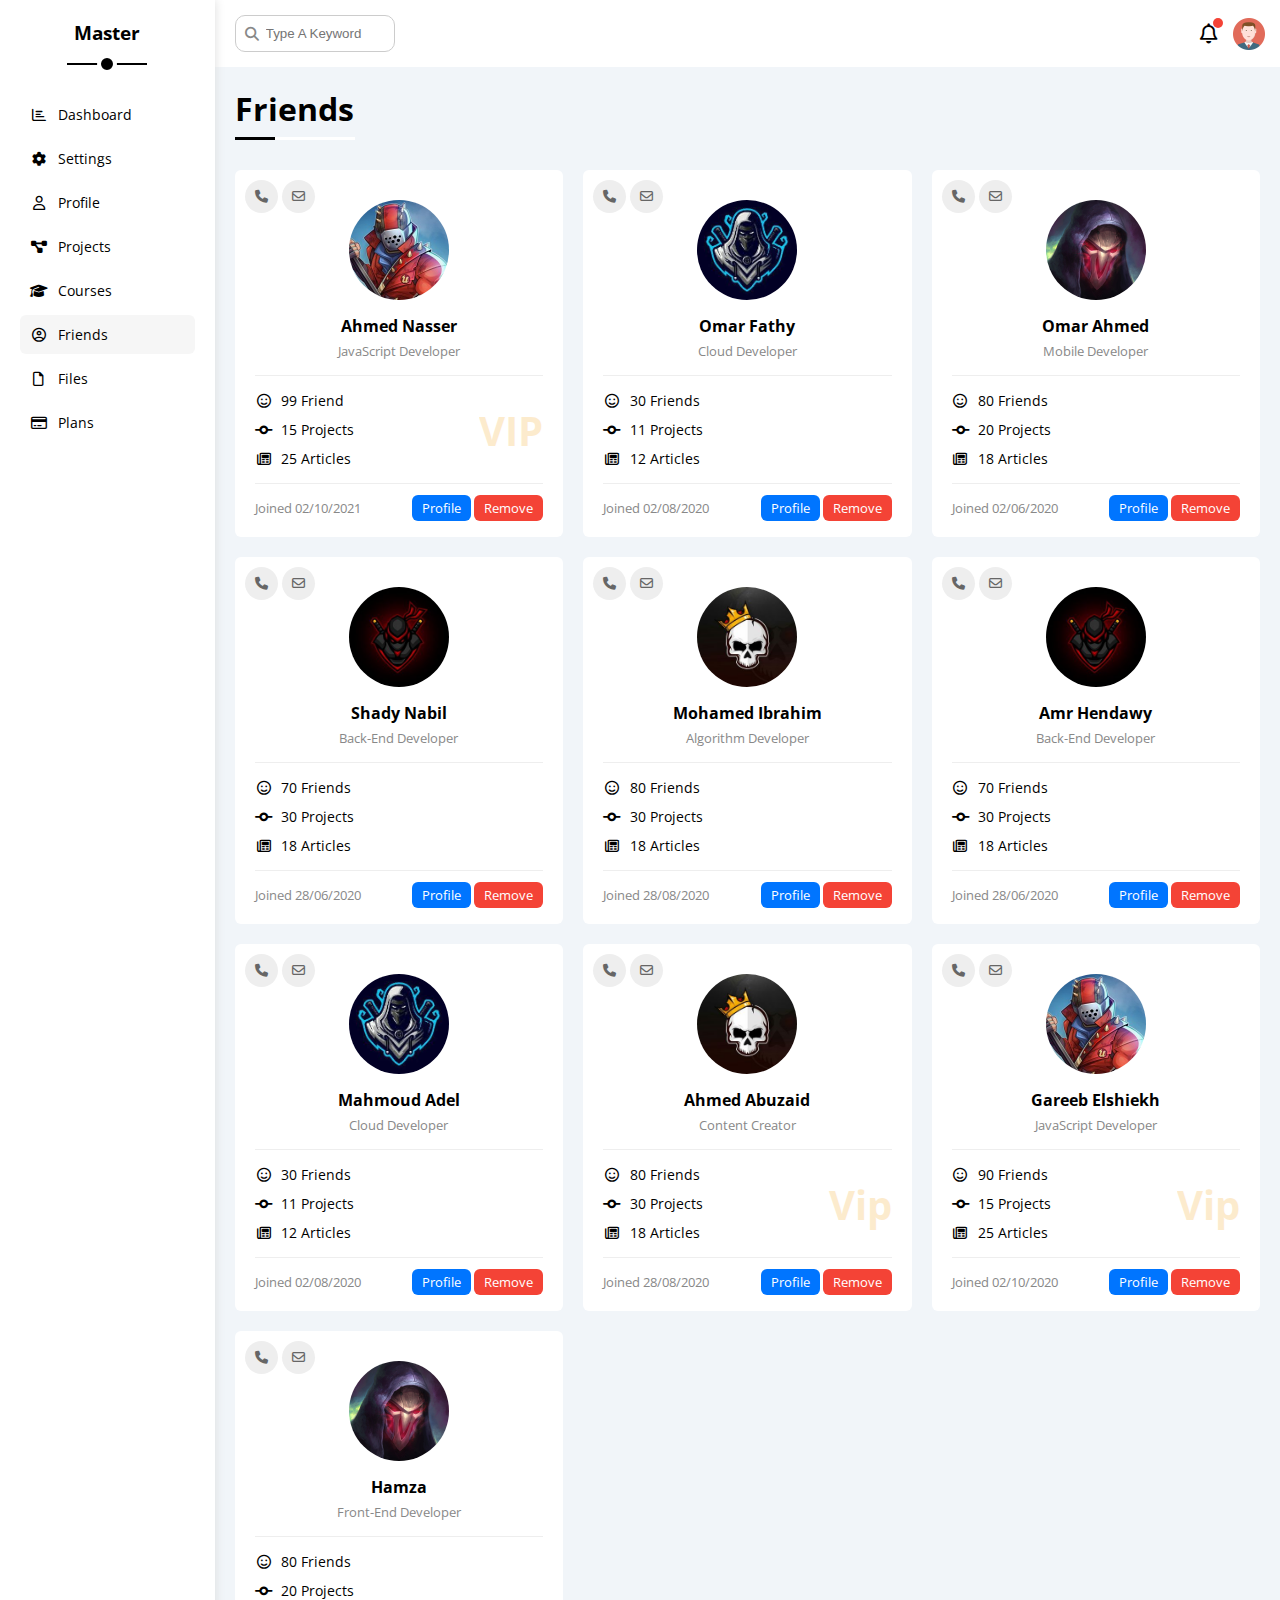
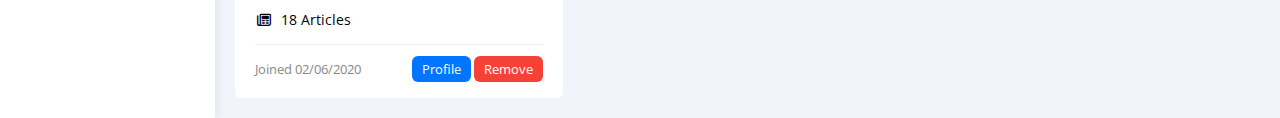
<file: friends.html>
<!DOCTYPE html>
<html lang="en">
  <head>
    <meta charset="UTF-8" />
    <meta http-equiv="X-UA-Compatible" content="IE=edge" />
    <meta name="viewport" content="width=device-width, initial-scale=1.0" />
    <title>Friends</title>
    <link rel="stylesheet" href="css/all.min.css" />
    <link rel="stylesheet" href="css/framework.css" />
    <link rel="stylesheet" href="css/master.css" />
    <link rel="preconnect" href="https://fonts.googleapis.com" />
    <link rel="preconnect" href="https://fonts.gstatic.com" crossorigin />
    <link href="https://fonts.googleapis.com/css2?family=Open+Sans:wght@300;500&display=swap" rel="stylesheet" />
  </head>
  <body>
    <div class="page d-flex">
      <div class="sidebar bg-white p-20 p-relative">
        <h3 class="p-relative txt-c mt-0">Master</h3>
        <ul>
          <li>
            <a class="d-flex align-center fs-14 c-black rad-6 p-10" href="index.html">
              <i class="fa-regular fa-chart-bar fa-fw"></i>
              <span>Dashboard</span>
            </a>
          </li>
          <li>
            <a class="d-flex align-center fs-14 c-black rad-6 p-10" href="settings.html">
              <i class="fa-solid fa-gear fa-fw"></i>
              <span>Settings</span>
            </a>
          </li>
          <li>
            <a class="d-flex align-center fs-14 c-black rad-6 p-10" href="profile.html">
              <i class="fa-regular fa-user fa-fw"></i>
              <span>Profile</span>
            </a>
          </li>
          <li>
            <a class="d-flex align-center fs-14 c-black rad-6 p-10" href="projects.html">
              <i class="fa-solid fa-diagram-project fa-fw"></i>
              <span>Projects</span>
            </a>
          </li>
          <li>
            <a class="d-flex align-center fs-14 c-black rad-6 p-10" href="courses.html">
              <i class="fa-solid fa-graduation-cap fa-fw"></i>
              <span>Courses</span>
            </a>
          </li>
          <li>
            <a class="active d-flex align-center fs-14 c-black rad-6 p-10" href="friends.html">
              <i class="fa-regular fa-circle-user fa-fw"></i>
              <span>Friends</span>
            </a>
          </li>
          <li>
            <a class="d-flex align-center fs-14 c-black rad-6 p-10" href="files.html">
              <i class="fa-regular fa-file fa-fw"></i>
              <span>Files</span>
            </a>
          </li>
          <li>
            <a class="d-flex align-center fs-14 c-black rad-6 p-10" href="plans.html">
              <i class="fa-regular fa-credit-card fa-fw"></i>
              <span>Plans</span>
            </a>
          </li>
        </ul>
      </div>
      <div class="content w-full">
        <!-- Start Head -->
        <div class="head bg-white p-15 between-flex">
          <div class="search p-relative">
            <input class="p-10" type="search" placeholder="Type A Keyword" />
          </div>
          <div class="icons d-flex align-center">
            <span class="notification p-relative">
              <i class="fa-regular fa-bell fa-lg"></i>
            </span>
            <img src="images/avatar.png" alt="" />
          </div>
        </div>
        <!-- End Head -->
        <h1 class="p-relative">Friends</h1>
        <div class="friends-page d-grid m-20 gap-20">
          <div class="friend bg-white rad-6 p-20 p-relative">
            <div class="contact">
              <i class="fa-solid fa-phone"></i>
              <i class="fa-regular fa-envelope"></i>
            </div>
            <div class="txt-c">
              <img class="rad-half mt-10 mb-10 w-100 h-100" src="images/friend-01.jpg" alt="" />
              <h4 class="m-0">Ahmed Nasser</h4>
              <p class="c-grey fs-13 mt-5 mb-0">JavaScript Developer</p>
            </div>
            <div class="icons fs-14 p-relative">
              <div class="mb-10">
                <i class="fa-regular fa-face-smile fa-fw"></i>
                <span>99 Friend</span>
              </div>
              <div class="mb-10">
                <i class="fa-solid fa-code-commit fa-fw"></i>
                <span>15 Projects</span>
              </div>
              <div>
                <i class="fa-regular fa-newspaper fa-fw"></i>
                <span>25 Articles</span>
              </div>
              <span class="vip fw-bold c-orange">VIP</span>
            </div>
            <div class="info between-flex fs-13">
              <span class="c-grey">Joined 02/10/2021</span>
              <div>
                <a class="bg-blue c-white btn-shape" href="profile.html">Profile</a>
                <a class="bg-red c-white btn-shape" href="#">Remove</a>
              </div>
            </div>
          </div>
          <div class="friend bg-white rad-6 p-20 p-relative">
            <div class="contact">
              <i class="fa-solid fa-phone"></i>
              <i class="fa-regular fa-envelope"></i>
            </div>
            <div class="txt-c">
              <img class="rad-half mt-10 mb-10 w-100 h-100" src="images/friend-02.jpg" alt="" />
              <h4 class="m-0">Omar Fathy</h4>
              <p class="c-grey fs-13 mt-5 mb-0">Cloud Developer</p>
            </div>
            <div class="icons fs-14 p-relative">
              <div class="mb-10">
                <i class="fa-regular fa-face-smile fa-fw"></i>
                <span>30 Friends</span>
              </div>
              <div class="mb-10">
                <i class="fa-solid fa-code-commit fa-fw"></i>
                <span>11 Projects</span>
              </div>
              <div>
                <i class="fa-regular fa-newspaper fa-fw"></i>
                <span>12 Articles</span>
              </div>
            </div>
            <div class="info between-flex fs-13">
              <span class="c-grey">Joined 02/08/2020</span>
              <div>
                <a class="bg-blue c-white btn-shape" href="profile.html">Profile</a>
                <a class="bg-red c-white btn-shape" href="">Remove</a>
              </div>
            </div>
          </div>
          <div class="friend bg-white rad-6 p-20 p-relative">
            <div class="contact">
              <i class="fa-solid fa-phone"></i>
              <i class="fa-regular fa-envelope"></i>
            </div>
            <div class="txt-c">
              <img class="rad-half mt-10 mb-10 w-100 h-100" src="images/friend-03.jpg" alt="" />
              <h4 class="m-0">Omar Ahmed</h4>
              <p class="c-grey fs-13 mt-5 mb-0">Mobile Developer</p>
            </div>
            <div class="icons fs-14 p-relative">
              <div class="mb-10">
                <i class="fa-regular fa-face-smile fa-fw"></i>
                <span>80 Friends</span>
              </div>
              <div class="mb-10">
                <i class="fa-solid fa-code-commit fa-fw"></i>
                <span>20 Projects</span>
              </div>
              <div>
                <i class="fa-regular fa-newspaper fa-fw"></i>
                <span>18 Articles</span>
              </div>
            </div>
            <div class="info between-flex fs-13">
              <span class="c-grey">Joined 02/06/2020</span>
              <div>
                <a class="bg-blue c-white btn-shape" href="profile.html">Profile</a>
                <a class="bg-red c-white btn-shape" href="">Remove</a>
              </div>
            </div>
          </div>
          <div class="friend bg-white rad-6 p-20 p-relative">
            <div class="contact">
              <i class="fa-solid fa-phone"></i>
              <i class="fa-regular fa-envelope"></i>
            </div>
            <div class="txt-c">
              <img class="rad-half mt-10 mb-10 w-100 h-100" src="images/friend-04.jpg" alt="" />
              <h4 class="m-0">Shady Nabil</h4>
              <p class="c-grey fs-13 mt-5 mb-0">Back-End Developer</p>
            </div>
            <div class="icons fs-14 p-relative">
              <div class="mb-10">
                <i class="fa-regular fa-face-smile fa-fw"></i>
                <span>70 Friends</span>
              </div>
              <div class="mb-10">
                <i class="fa-solid fa-code-commit fa-fw"></i>
                <span>30 Projects</span>
              </div>
              <div>
                <i class="fa-regular fa-newspaper fa-fw"></i>
                <span>18 Articles</span>
              </div>
            </div>
            <div class="info between-flex fs-13">
              <span class="c-grey">Joined 28/06/2020</span>
              <div>
                <a class="bg-blue c-white btn-shape" href="profile.html">Profile</a>
                <a class="bg-red c-white btn-shape" href="">Remove</a>
              </div>
            </div>
          </div>
          <div class="friend bg-white rad-6 p-20 p-relative">
            <div class="contact">
              <i class="fa-solid fa-phone"></i>
              <i class="fa-regular fa-envelope"></i>
            </div>
            <div class="txt-c">
              <img class="rad-half mt-10 mb-10 w-100 h-100" src="images/friend-05.jpg" alt="" />
              <h4 class="m-0">Mohamed Ibrahim</h4>
              <p class="c-grey fs-13 mt-5 mb-0">Algorithm Developer</p>
            </div>
            <div class="icons fs-14 p-relative">
              <div class="mb-10">
                <i class="fa-regular fa-face-smile fa-fw"></i>
                <span>80 Friends</span>
              </div>
              <div class="mb-10">
                <i class="fa-solid fa-code-commit fa-fw"></i>
                <span>30 Projects</span>
              </div>
              <div>
                <i class="fa-regular fa-newspaper fa-fw"></i>
                <span>18 Articles</span>
              </div>
            </div>
            <div class="info between-flex fs-13">
              <span class="c-grey">Joined 28/08/2020</span>
              <div>
                <a class="bg-blue c-white btn-shape" href="profile.html">Profile</a>
                <a class="bg-red c-white btn-shape" href="">Remove</a>
              </div>
            </div>
          </div>
          <div class="friend bg-white rad-6 p-20 p-relative">
            <div class="contact">
              <i class="fa-solid fa-phone"></i>
              <i class="fa-regular fa-envelope"></i>
            </div>
            <div class="txt-c">
              <img class="rad-half mt-10 mb-10 w-100 h-100" src="images/friend-04.jpg" alt="" />
              <h4 class="m-0">Amr Hendawy</h4>
              <p class="c-grey fs-13 mt-5 mb-0">Back-End Developer</p>
            </div>
            <div class="icons fs-14 p-relative">
              <div class="mb-10">
                <i class="fa-regular fa-face-smile fa-fw"></i>
                <span>70 Friends</span>
              </div>
              <div class="mb-10">
                <i class="fa-solid fa-code-commit fa-fw"></i>
                <span>30 Projects</span>
              </div>
              <div>
                <i class="fa-regular fa-newspaper fa-fw"></i>
                <span>18 Articles</span>
              </div>
            </div>
            <div class="info between-flex fs-13">
              <span class="c-grey">Joined 28/06/2020</span>
              <div>
                <a class="bg-blue c-white btn-shape" href="profile.html">Profile</a>
                <a class="bg-red c-white btn-shape" href="">Remove</a>
              </div>
            </div>
          </div>
          <div class="friend bg-white rad-6 p-20 p-relative">
            <div class="contact">
              <i class="fa-solid fa-phone"></i>
              <i class="fa-regular fa-envelope"></i>
            </div>
            <div class="txt-c">
              <img class="rad-half mt-10 mb-10 w-100 h-100" src="images/friend-02.jpg" alt="" />
              <h4 class="m-0">Mahmoud Adel</h4>
              <p class="c-grey fs-13 mt-5 mb-0">Cloud Developer</p>
            </div>
            <div class="icons fs-14 p-relative">
              <div class="mb-10">
                <i class="fa-regular fa-face-smile fa-fw"></i>
                <span>30 Friends</span>
              </div>
              <div class="mb-10">
                <i class="fa-solid fa-code-commit fa-fw"></i>
                <span>11 Projects</span>
              </div>
              <div>
                <i class="fa-regular fa-newspaper fa-fw"></i>
                <span>12 Articles</span>
              </div>
            </div>
            <div class="info between-flex fs-13">
              <span class="c-grey">Joined 02/08/2020</span>
              <div>
                <a class="bg-blue c-white btn-shape" href="profile.html">Profile</a>
                <a class="bg-red c-white btn-shape" href="">Remove</a>
              </div>
            </div>
          </div>
          <div class="friend bg-white rad-6 p-20 p-relative">
            <div class="contact">
              <i class="fa-solid fa-phone"></i>
              <i class="fa-regular fa-envelope"></i>
            </div>
            <div class="txt-c">
              <img class="rad-half mt-10 mb-10 w-100 h-100" src="images/friend-05.jpg" alt="" />
              <h4 class="m-0">Ahmed Abuzaid</h4>
              <p class="c-grey fs-13 mt-5 mb-0">Content Creator</p>
            </div>
            <div class="icons fs-14 p-relative">
              <div class="mb-10">
                <i class="fa-regular fa-face-smile fa-fw"></i>
                <span>80 Friends</span>
              </div>
              <div class="mb-10">
                <i class="fa-solid fa-code-commit fa-fw"></i>
                <span>30 Projects</span>
              </div>
              <div>
                <i class="fa-regular fa-newspaper fa-fw"></i>
                <span>18 Articles</span>
              </div>
              <span class="vip fw-bold c-orange">Vip</span>
            </div>
            <div class="info between-flex fs-13">
              <span class="c-grey">Joined 28/08/2020</span>
              <div>
                <a class="bg-blue c-white btn-shape" href="profile.html">Profile</a>
                <a class="bg-red c-white btn-shape" href="">Remove</a>
              </div>
            </div>
          </div>
          <div class="friend bg-white rad-6 p-20 p-relative">
            <div class="contact">
              <i class="fa-solid fa-phone"></i>
              <i class="fa-regular fa-envelope"></i>
            </div>
            <div class="txt-c">
              <img class="rad-half mt-10 mb-10 w-100 h-100" src="images/friend-01.jpg" alt="" />
              <h4 class="m-0">Gareeb Elshiekh</h4>
              <p class="c-grey fs-13 mt-5 mb-0">JavaScript Developer</p>
            </div>
            <div class="icons fs-14 p-relative">
              <div class="mb-10">
                <i class="fa-regular fa-face-smile fa-fw"></i>
                <span>90 Friends</span>
              </div>
              <div class="mb-10">
                <i class="fa-solid fa-code-commit fa-fw"></i>
                <span>15 Projects</span>
              </div>
              <div>
                <i class="fa-regular fa-newspaper fa-fw"></i>
                <span>25 Articles</span>
              </div>
              <span class="vip fw-bold c-orange">Vip</span>
            </div>
            <div class="info between-flex fs-13">
              <span class="c-grey">Joined 02/10/2020</span>
              <div>
                <a class="bg-blue c-white btn-shape" href="profile.html">Profile</a>
                <a class="bg-red c-white btn-shape" href="">Remove</a>
              </div>
            </div>
          </div>
          <div class="friend bg-white rad-6 p-20 p-relative">
            <div class="contact">
              <i class="fa-solid fa-phone"></i>
              <i class="fa-regular fa-envelope"></i>
            </div>
            <div class="txt-c">
              <img class="rad-half mt-10 mb-10 w-100 h-100" src="images/friend-03.jpg" alt="" />
              <h4 class="m-0">Hamza</h4>
              <p class="c-grey fs-13 mt-5 mb-0">Front-End Developer</p>
            </div>
            <div class="icons fs-14 p-relative">
              <div class="mb-10">
                <i class="fa-regular fa-face-smile fa-fw"></i>
                <span>80 Friends</span>
              </div>
              <div class="mb-10">
                <i class="fa-solid fa-code-commit fa-fw"></i>
                <span>20 Projects</span>
              </div>
              <div>
                <i class="fa-regular fa-newspaper fa-fw"></i>
                <span>18 Articles</span>
              </div>
            </div>
            <div class="info between-flex fs-13">
              <span class="c-grey">Joined 02/06/2020</span>
              <div>
                <a class="bg-blue c-white btn-shape" href="profile.html">Profile</a>
                <a class="bg-red c-white btn-shape" href="">Remove</a>
              </div>
            </div>
          </div>
        </div>
      </div>
    </div>
  </body>
</html>
</file>
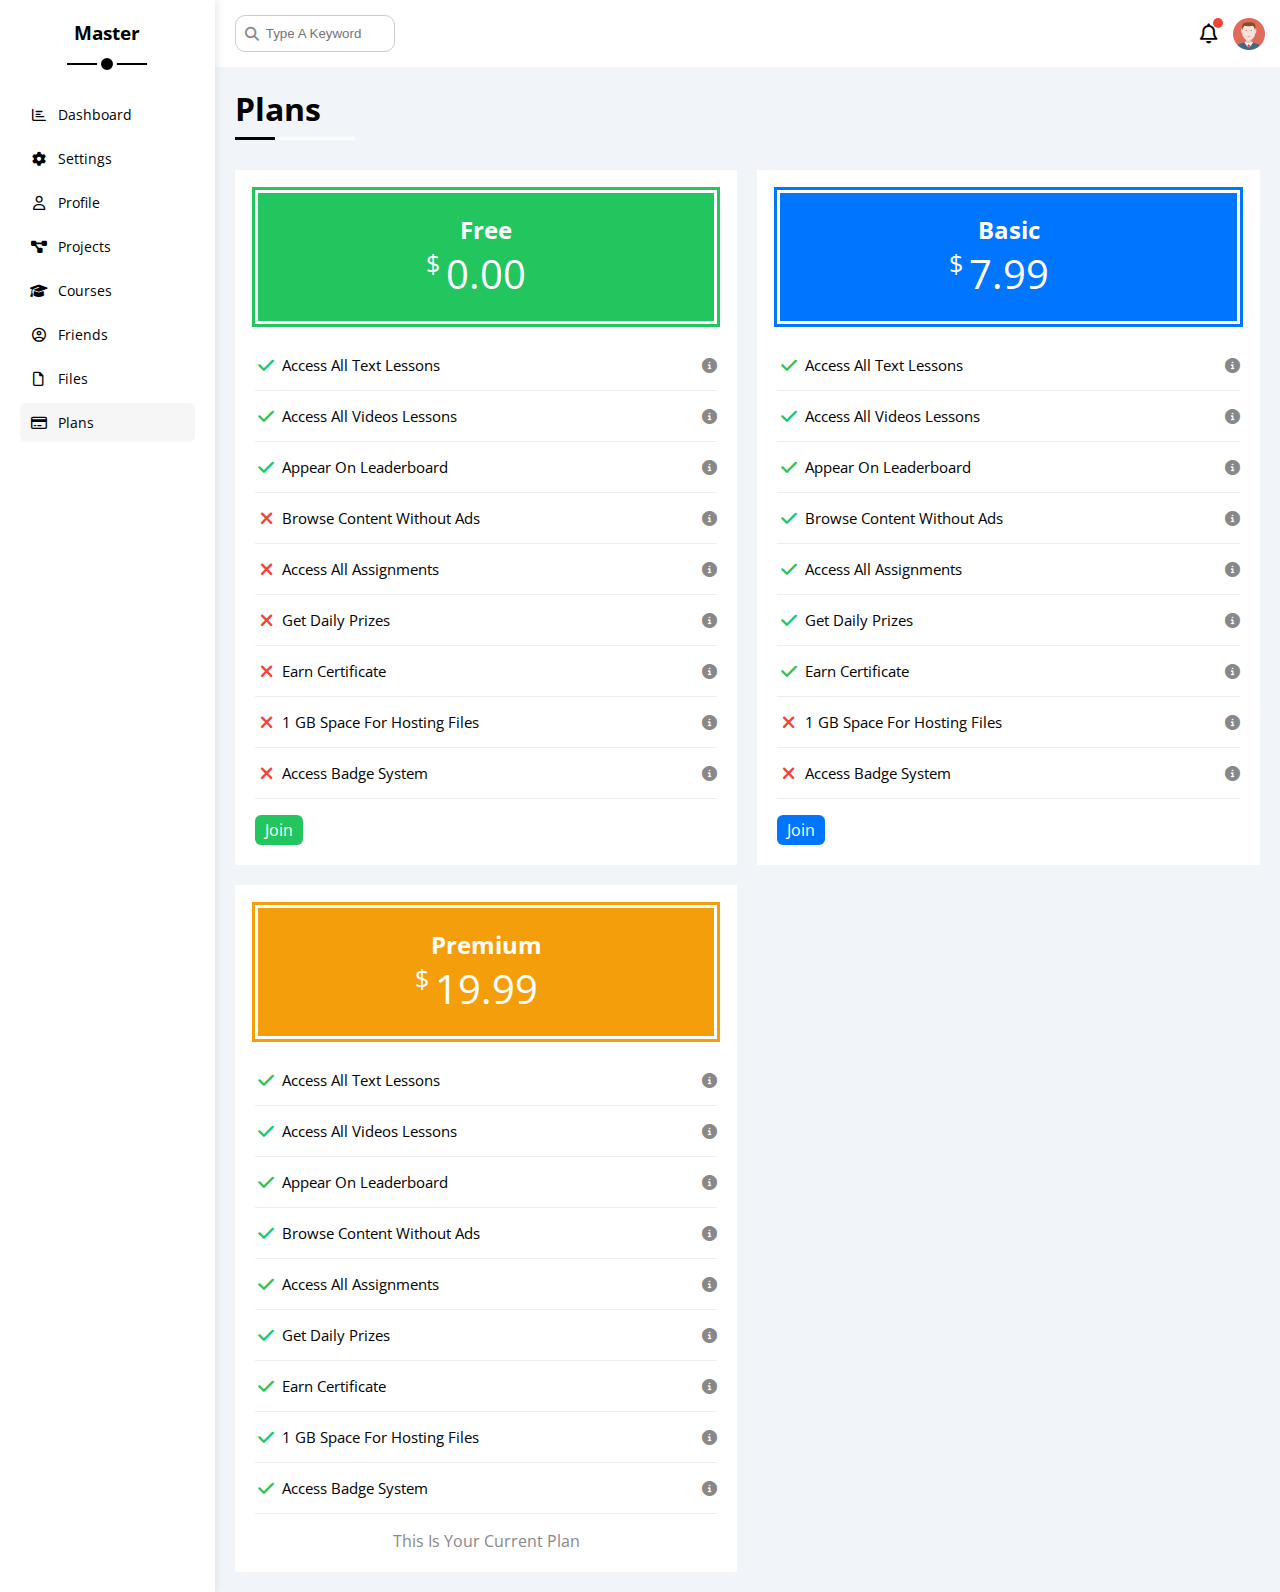
<file: plans.html>
<!DOCTYPE html>
<html lang="en">
  <head>
    <meta charset="UTF-8" />
    <meta http-equiv="X-UA-Compatible" content="IE=edge" />
    <meta name="viewport" content="width=device-width, initial-scale=1.0" />
    <title>Plans</title>
    <link rel="stylesheet" href="css/all.min.css" />
    <link rel="stylesheet" href="css/framework.css" />
    <link rel="stylesheet" href="css/master.css" />
    <link rel="preconnect" href="https://fonts.googleapis.com" />
    <link rel="preconnect" href="https://fonts.gstatic.com" crossorigin />
    <link href="https://fonts.googleapis.com/css2?family=Open+Sans:wght@300;500&display=swap" rel="stylesheet" />
  </head>
  <body>
    <div class="page d-flex">
      <div class="sidebar bg-white p-20 p-relative">
        <h3 class="p-relative txt-c mt-0">Master</h3>
        <ul>
          <li>
            <a class="d-flex align-center fs-14 c-black rad-6 p-10" href="index.html">
              <i class="fa-regular fa-chart-bar fa-fw"></i>
              <span>Dashboard</span>
            </a>
          </li>
          <li>
            <a class="d-flex align-center fs-14 c-black rad-6 p-10" href="settings.html">
              <i class="fa-solid fa-gear fa-fw"></i>
              <span>Settings</span>
            </a>
          </li>
          <li>
            <a class="d-flex align-center fs-14 c-black rad-6 p-10" href="profile.html">
              <i class="fa-regular fa-user fa-fw"></i>
              <span>Profile</span>
            </a>
          </li>
          <li>
            <a class="d-flex align-center fs-14 c-black rad-6 p-10" href="projects.html">
              <i class="fa-solid fa-diagram-project fa-fw"></i>
              <span>Projects</span>
            </a>
          </li>
          <li>
            <a class="d-flex align-center fs-14 c-black rad-6 p-10" href="courses.html">
              <i class="fa-solid fa-graduation-cap fa-fw"></i>
              <span>Courses</span>
            </a>
          </li>
          <li>
            <a class="d-flex align-center fs-14 c-black rad-6 p-10" href="friends.html">
              <i class="fa-regular fa-circle-user fa-fw"></i>
              <span>Friends</span>
            </a>
          </li>
          <li>
            <a class="d-flex align-center fs-14 c-black rad-6 p-10" href="files.html">
              <i class="fa-regular fa-file fa-fw"></i>
              <span>Files</span>
            </a>
          </li>
          <li>
            <a class="active d-flex align-center fs-14 c-black rad-6 p-10" href="plans.html">
              <i class="fa-regular fa-credit-card fa-fw"></i>
              <span>Plans</span>
            </a>
          </li>
        </ul>
      </div>
      <div class="content w-full">
        <!-- Start Head -->
        <div class="head bg-white p-15 between-flex">
          <div class="search p-relative">
            <input class="p-10" type="search" placeholder="Type A Keyword" />
          </div>
          <div class="icons d-flex align-center">
            <span class="notification p-relative">
              <i class="fa-regular fa-bell fa-lg"></i>
            </span>
            <img src="images/avatar.png" alt="" />
          </div>
        </div>
        <!-- End Head -->
        <h1 class="p-relative">Plans</h1>
        <div class="plans-page d-grid m-20 gap-20">
          <div class="plan green bg-white p-20">
            <div class="top bg-green txt-c p-20">
              <h2 class="m-0 c-white">Free</h2>
              <div class="price c-white"><span>$</span>0.00</div>
            </div>
            <ul>
              <li>
                <i class="fa-solid fa-check fa-fw yes"></i>
                <span>Access All Text Lessons</span>
                <i class="fa-solid fa-circle-info help"></i>
              </li>
              <li>
                <i class="fa-solid fa-check fa-fw yes"></i>
                <span>Access All Videos Lessons</span>
                <i class="fa-solid fa-circle-info help"></i>
              </li>
              <li>
                <i class="fa-solid fa-check fa-fw yes"></i>
                <span>Appear On Leaderboard</span>
                <i class="fa-solid fa-circle-info help"></i>
              </li>
              <li>
                <i class="fa-solid fa-xmark fa-fw"></i>
                <span>Browse Content Without Ads</span>
                <i class="fa-solid fa-circle-info help"></i>
              </li>
              <li>
                <i class="fa-solid fa-xmark fa-fw"></i>
                <span>Access All Assignments</span>
                <i class="fa-solid fa-circle-info help"></i>
              </li>
              <li>
                <i class="fa-solid fa-xmark fa-fw"></i>
                <span>Get Daily Prizes</span>
                <i class="fa-solid fa-circle-info help"></i>
              </li>
              <li>
                <i class="fa-solid fa-xmark fa-fw"></i>
                <span>Earn Certificate</span>
                <i class="fa-solid fa-circle-info help"></i>
              </li>
              <li>
                <i class="fa-solid fa-xmark fa-fw"></i>
                <span>1 GB Space For Hosting Files</span>
                <i class="fa-solid fa-circle-info help"></i>
              </li>
              <li>
                <i class="fa-solid fa-xmark fa-fw"></i>
                <span>Access Badge System</span>
                <i class="fa-solid fa-circle-info help"></i>
              </li>
            </ul>
            <a href="#" class="btn-shape bg-green c-white d-block w-fit">Join</a>
          </div>
          <!-- Start Plan -->
          <div class="plan blue bg-white p-20">
            <div class="top bg-blue txt-c p-20">
              <h2 class="m-0 c-white">Basic</h2>
              <div class="price c-white"><span>$</span>7.99</div>
            </div>
            <ul class="list-none p-0">
              <li>
                <i class="fa-solid fa-check fa-fw yes"></i>
                <span>Access All Text Lessons</span>
                <i class="fa-solid fa-circle-info help"></i>
              </li>
              <li>
                <i class="fa-solid fa-check fa-fw yes"></i>
                <span>Access All Videos Lessons</span>
                <i class="fa-solid fa-circle-info help"></i>
              </li>
              <li>
                <i class="fa-solid fa-check fa-fw yes"></i>
                <span>Appear On Leaderboard</span>
                <i class="fa-solid fa-circle-info help"></i>
              </li>
              <li>
                <i class="fa-solid fa-check fa-fw yes"></i>
                <span>Browse Content Without Ads</span>
                <i class="fa-solid fa-circle-info help"></i>
              </li>
              <li>
                <i class="fa-solid fa-check fa-fw yes"></i>
                <span>Access All Assignments</span>
                <i class="fa-solid fa-circle-info help"></i>
              </li>
              <li>
                <i class="fa-solid fa-check fa-fw yes"></i>
                <span>Get Daily Prizes</span>
                <i class="fa-solid fa-circle-info help"></i>
              </li>
              <li>
                <i class="fa-solid fa-check fa-fw yes"></i>
                <span>Earn Certificate</span>
                <i class="fa-solid fa-circle-info help"></i>
              </li>
              <li>
                <i class="fa-solid fa-xmark fa-fw"></i>
                <span>1 GB Space For Hosting Files</span>
                <i class="fa-solid fa-circle-info help"></i>
              </li>
              <li>
                <i class="fa-solid fa-xmark fa-fw"></i>
                <span>Access Badge System</span>
                <i class="fa-solid fa-circle-info help"></i>
              </li>
            </ul>
            <a href="#" class="btn-shape bg-blue c-white d-block w-fit">Join</a>
          </div>
          <!-- End Plan -->
          <!-- Start Plan -->
          <div class="plan orange bg-white p-20">
            <div class="top bg-orange txt-c p-20">
              <h2 class="m-0 c-white">Premium</h2>
              <div class="price c-white"><span>$</span>19.99</div>
            </div>
            <ul class="list-none p-0">
              <li>
                <i class="fa-solid fa-check fa-fw yes"></i>
                <span>Access All Text Lessons</span>
                <i class="fa-solid fa-circle-info help"></i>
              </li>
              <li>
                <i class="fa-solid fa-check fa-fw yes"></i>
                <span>Access All Videos Lessons</span>
                <i class="fa-solid fa-circle-info help"></i>
              </li>
              <li>
                <i class="fa-solid fa-check fa-fw yes"></i>
                <span>Appear On Leaderboard</span>
                <i class="fa-solid fa-circle-info help"></i>
              </li>
              <li>
                <i class="fa-solid fa-check fa-fw yes"></i>
                <span>Browse Content Without Ads</span>
                <i class="fa-solid fa-circle-info help"></i>
              </li>
              <li>
                <i class="fa-solid fa-check fa-fw yes"></i>
                <span>Access All Assignments</span>
                <i class="fa-solid fa-circle-info help"></i>
              </li>
              <li>
                <i class="fa-solid fa-check fa-fw yes"></i>
                <span>Get Daily Prizes</span>
                <i class="fa-solid fa-circle-info help"></i>
              </li>
              <li>
                <i class="fa-solid fa-check fa-fw yes"></i>
                <span>Earn Certificate</span>
                <i class="fa-solid fa-circle-info help"></i>
              </li>
              <li>
                <i class="fa-solid fa-check fa-fw yes"></i>
                <span>1 GB Space For Hosting Files</span>
                <i class="fa-solid fa-circle-info help"></i>
              </li>
              <li>
                <i class="fa-solid fa-check fa-fw yes"></i>
                <span>Access Badge System</span>
                <i class="fa-solid fa-circle-info help"></i>
              </li>
            </ul>
            <p class="c-grey m-0 txt-c">This Is Your Current Plan</p>
          </div>
          <!-- End Plan -->
        </div>
      </div>
    </div>
  </body>
</html>
</file>
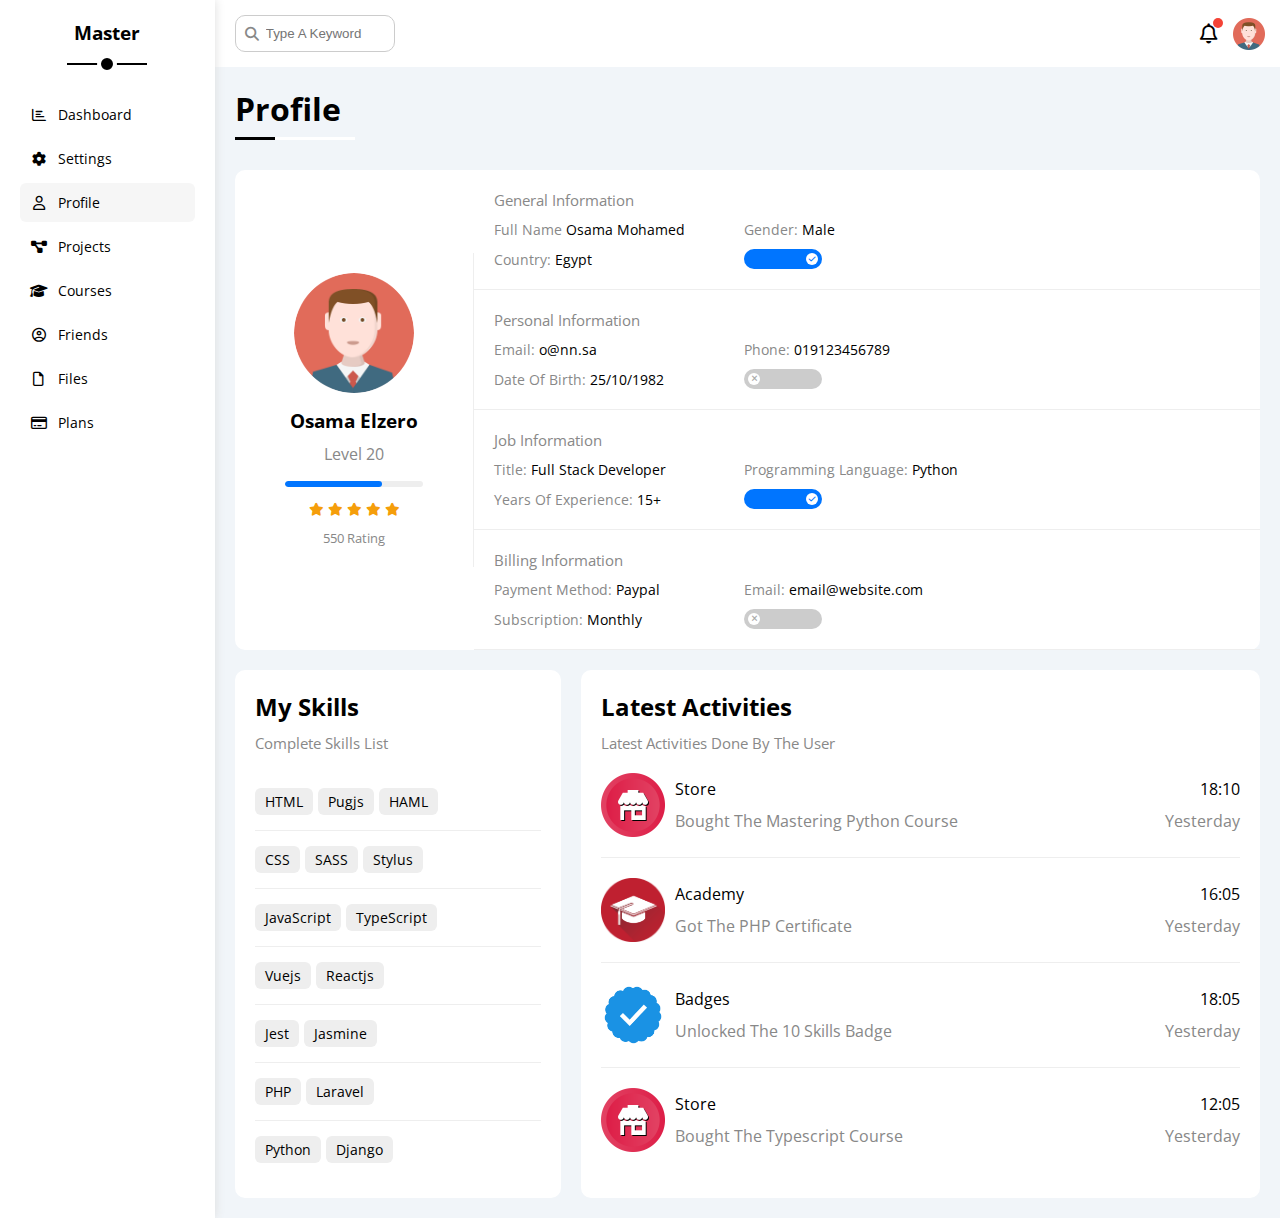
<file: profile.html>
<!DOCTYPE html>
<html lang="en">
  <head>
    <meta charset="UTF-8" />
    <meta http-equiv="X-UA-Compatible" content="IE=edge" />
    <meta name="viewport" content="width=device-width, initial-scale=1.0" />
    <title>Profile</title>
    <link rel="stylesheet" href="css/all.min.css" />
    <link rel="stylesheet" href="css/framework.css" />
    <link rel="stylesheet" href="css/master.css" />
    <link rel="preconnect" href="https://fonts.googleapis.com" />
    <link rel="preconnect" href="https://fonts.gstatic.com" crossorigin />
    <link href="https://fonts.googleapis.com/css2?family=Open+Sans:wght@300;500&display=swap" rel="stylesheet" />
  </head>
  <body>
    <div class="page d-flex">
      <div class="sidebar bg-white p-20 p-relative">
        <h3 class="p-relative txt-c mt-0">Master</h3>
        <ul>
          <li>
            <a class="d-flex align-center fs-14 c-black rad-6 p-10" href="index.html">
              <i class="fa-regular fa-chart-bar fa-fw"></i>
              <span>Dashboard</span>
            </a>
          </li>
          <li>
            <a class="d-flex align-center fs-14 c-black rad-6 p-10" href="settings.html">
              <i class="fa-solid fa-gear fa-fw"></i>
              <span>Settings</span>
            </a>
          </li>
          <li>
            <a class="active d-flex align-center fs-14 c-black rad-6 p-10" href="profile.html">
              <i class="fa-regular fa-user fa-fw"></i>
              <span>Profile</span>
            </a>
          </li>
          <li>
            <a class="d-flex align-center fs-14 c-black rad-6 p-10" href="projects.html">
              <i class="fa-solid fa-diagram-project fa-fw"></i>
              <span>Projects</span>
            </a>
          </li>
          <li>
            <a class="d-flex align-center fs-14 c-black rad-6 p-10" href="courses.html">
              <i class="fa-solid fa-graduation-cap fa-fw"></i>
              <span>Courses</span>
            </a>
          </li>
          <li>
            <a class="d-flex align-center fs-14 c-black rad-6 p-10" href="friends.html">
              <i class="fa-regular fa-circle-user fa-fw"></i>
              <span>Friends</span>
            </a>
          </li>
          <li>
            <a class="d-flex align-center fs-14 c-black rad-6 p-10" href="files.html">
              <i class="fa-regular fa-file fa-fw"></i>
              <span>Files</span>
            </a>
          </li>
          <li>
            <a class="d-flex align-center fs-14 c-black rad-6 p-10" href="plans.html">
              <i class="fa-regular fa-credit-card fa-fw"></i>
              <span>Plans</span>
            </a>
          </li>
        </ul>
      </div>
      <div class="content w-full">
        <!-- Start Head -->
        <div class="head bg-white p-15 between-flex">
          <div class="search p-relative">
            <input class="p-10" type="search" placeholder="Type A Keyword" />
          </div>
          <div class="icons d-flex align-center">
            <span class="notification p-relative">
              <i class="fa-regular fa-bell fa-lg"></i>
            </span>
            <img src="images/avatar.png" alt="" />
          </div>
        </div>
        <!-- End Head -->
        <h1 class="p-relative">Profile</h1>
        <div class="profile-page m-20">
          <!-- Start Overview -->
          <div class="overview bg-white rad-10 d-flex align-center">
            <div class="avatar-box txt-c p-20">
              <img class="rad-half mb-10" src="images/avatar.png" alt="" />
              <h3 class="m-0">Osama Elzero</h3>
              <p class="c-grey mt-10">Level 20</p>
              <div class="level rad-6 bg-eee p-relative">
                <span style="width: 70%"></span>
              </div>
              <div class="rating mt-10 mb-10">
                <i class="fa-solid fa-star c-orange fs-13"></i>
                <i class="fa-solid fa-star c-orange fs-13"></i>
                <i class="fa-solid fa-star c-orange fs-13"></i>
                <i class="fa-solid fa-star c-orange fs-13"></i>
                <i class="fa-solid fa-star c-orange fs-13"></i>
              </div>
              <p class="c-grey m-0 fs-13">550 Rating</p>
            </div>
            <div class="info-box w-full txt-c-mobile">
              <!-- Start Information Row -->
              <div class="box p-20 d-flex align-center">
                <h4 class="c-grey fs-15 m-0 w-full">General Information</h4>
                <div class="fs-14">
                  <span class="c-grey">Full Name</span>
                  <span>Osama Mohamed</span>
                </div>
                <div class="fs-14">
                  <span class="c-grey">Gender:</span>
                  <span>Male</span>
                </div>
                <div class="fs-14">
                  <span class="c-grey">Country:</span>
                  <span>Egypt</span>
                </div>
                <div class="fs-14">
                  <label>
                    <input class="toggle-checkbox" type="checkbox" checked />
                    <div class="toggle-switch"></div>
                  </label>
                </div>
              </div>
              <!-- End Information Row -->
              <!-- Start Information Row -->
              <div class="box p-20 d-flex align-center">
                <h4 class="c-grey w-full fs-15 m-0">Personal Information</h4>
                <div class="fs-14">
                  <span class="c-grey">Email:</span>
                  <span>o@nn.sa</span>
                </div>
                <div class="fs-14">
                  <span class="c-grey">Phone:</span>
                  <span>019123456789</span>
                </div>
                <div class="fs-14">
                  <span class="c-grey">Date Of Birth:</span>
                  <span>25/10/1982</span>
                </div>
                <div class="fs-14">
                  <label>
                    <input class="toggle-checkbox" type="checkbox" />
                    <div class="toggle-switch"></div>
                  </label>
                </div>
              </div>
              <!-- End Information Row -->
              <!-- Start Information Row -->
              <div class="box p-20 d-flex align-center">
                <h4 class="c-grey w-full fs-15 m-0">Job Information</h4>
                <div class="fs-14">
                  <span class="c-grey">Title:</span>
                  <span>Full Stack Developer</span>
                </div>
                <div class="fs-14">
                  <span class="c-grey">Programming Language:</span>
                  <span>Python</span>
                </div>
                <div class="fs-14">
                  <span class="c-grey">Years Of Experience:</span>
                  <span>15+</span>
                </div>
                <div class="fs-14">
                  <label>
                    <input class="toggle-checkbox" type="checkbox" checked />
                    <div class="toggle-switch"></div>
                  </label>
                </div>
              </div>
              <!-- End Information Row -->
              <!-- Start Information Row -->
              <div class="box p-20 d-flex align-center">
                <h4 class="c-grey w-full fs-15 m-0">Billing Information</h4>
                <div class="fs-14">
                  <span class="c-grey">Payment Method:</span>
                  <span>Paypal</span>
                </div>
                <div class="fs-14">
                  <span class="c-grey">Email:</span>
                  <span>email@website.com</span>
                </div>
                <div class="fs-14">
                  <span class="c-grey">Subscription:</span>
                  <span>Monthly</span>
                </div>
                <div class="fs-14">
                  <label>
                    <input class="toggle-checkbox" type="checkbox" />
                    <div class="toggle-switch"></div>
                  </label>
                </div>
              </div>
              <!-- End Information Row -->
            </div>
          </div>
          <!-- End Overview -->
          <!-- Start Other Data -->
          <div class="other-data d-flex gap-20">
            <div class="skills-card p-20 bg-white rad-10 mt-20">
              <h2 class="mt-0 mb-10">My Skills</h2>
              <p class="mt-0 mb-20 c-grey fs-15">Complete Skills List</p>
              <ul class="m-0 txt-c-mobile">
                <li><span>HTML</span><span>Pugjs</span><span>HAML</span></li>
                <li><span>CSS</span><span>SASS</span><span>Stylus</span></li>
                <li><span>JavaScript</span><span>TypeScript</span></li>
                <li><span>Vuejs</span><span>Reactjs</span></li>
                <li><span>Jest</span><span>Jasmine</span></li>
                <li><span>PHP</span><span>Laravel</span></li>
                <li><span>Python</span><span>Django</span></li>
              </ul>
            </div>
            <div class="activities p-20 bg-white rad-10 mt-20">
              <h2 class="mt-0 mb-10">Latest Activities</h2>
              <p class="mt-0 mb-20 c-grey fs-15">Latest Activities Done By The User</p>
              <div class="activity d-flex align-center txt-c-mobile">
                <img src="images/activity-01.png" alt="" />
                <div class="info">
                  <span class="d-block mb-10">Store</span>
                  <span class="c-grey">Bought The Mastering Python Course</span>
                </div>
                <div class="date">
                  <span class="d-block mb-10">18:10</span>
                  <span class="c-grey">Yesterday</span>
                </div>
              </div>
              <div class="activity d-flex align-center txt-c-mobile">
                <img src="images/activity-02.png" alt="" />
                <div class="info">
                  <span class="d-block mb-10">Academy</span>
                  <span class="c-grey">Got The PHP Certificate</span>
                </div>
                <div class="date">
                  <span class="d-block mb-10">16:05</span>
                  <span class="c-grey">Yesterday</span>
                </div>
              </div>
              <div class="activity d-flex align-center txt-c-mobile">
                <img src="images/activity-03.png" alt="" />
                <div class="info">
                  <span class="d-block mb-10">Badges</span>
                  <span class="c-grey">Unlocked The 10 Skills Badge</span>
                </div>
                <div class="date">
                  <span class="d-block mb-10">18:05</span>
                  <span class="c-grey">Yesterday</span>
                </div>
              </div>
              <div class="activity d-flex align-center txt-c-mobile">
                <img src="images/activity-01.png" alt="" />
                <div class="info">
                  <span class="d-block mb-10">Store</span>
                  <span class="c-grey">Bought The Typescript Course</span>
                </div>
                <div class="date">
                  <span class="d-block mb-10">12:05</span>
                  <span class="c-grey">Yesterday</span>
                </div>
              </div>
            </div>
          </div>
          <!-- End Other Data -->
        </div>
      </div>
    </div>
  </body>
</html>
</file>
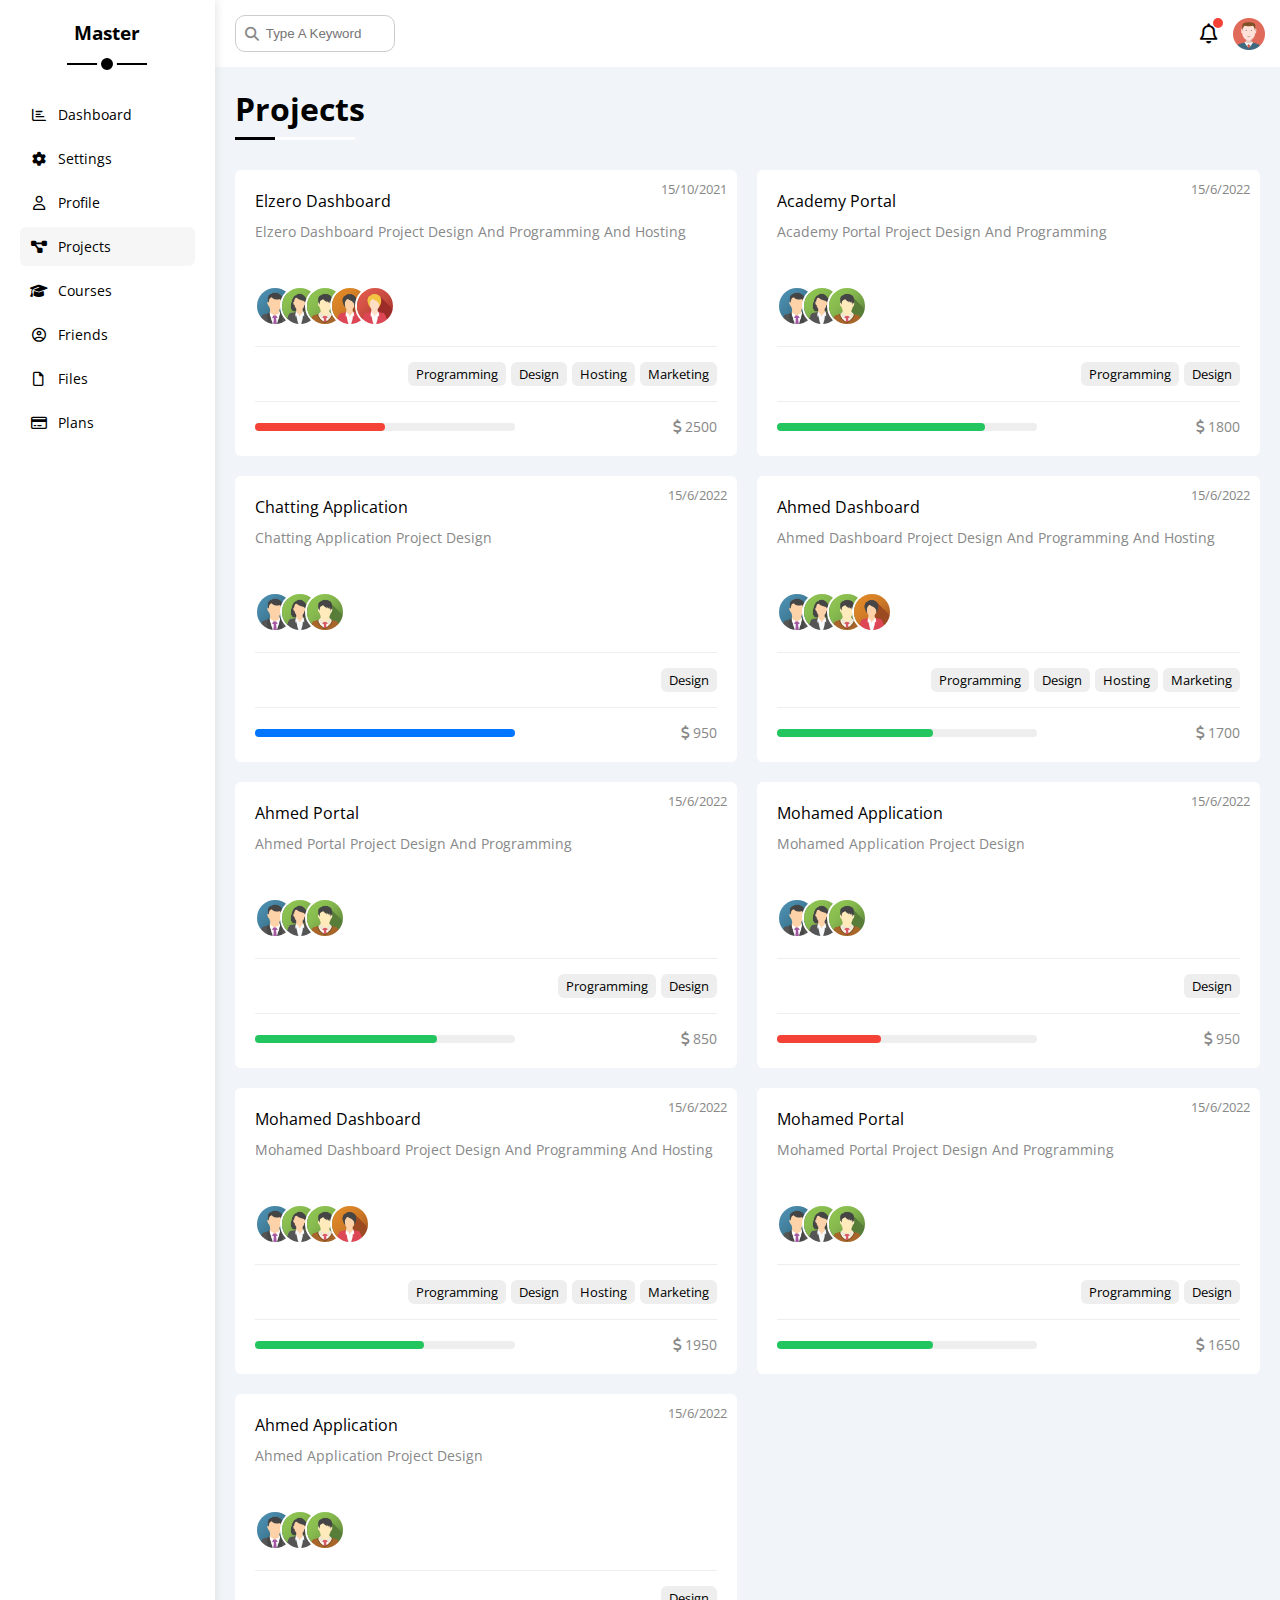
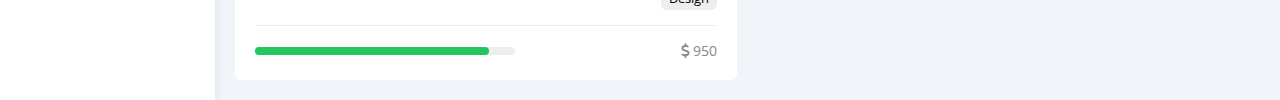
<file: projects.html>
<!DOCTYPE html>
<html lang="en">
  <head>
    <meta charset="UTF-8" />
    <meta http-equiv="X-UA-Compatible" content="IE=edge" />
    <meta name="viewport" content="width=device-width, initial-scale=1.0" />
    <title>Projects</title>
    <link rel="stylesheet" href="css/all.min.css" />
    <link rel="stylesheet" href="css/framework.css" />
    <link rel="stylesheet" href="css/master.css" />
    <link rel="preconnect" href="https://fonts.googleapis.com" />
    <link rel="preconnect" href="https://fonts.gstatic.com" crossorigin />
    <link href="https://fonts.googleapis.com/css2?family=Open+Sans:wght@300;500&display=swap" rel="stylesheet" />
  </head>
  <body>
    <div class="page d-flex">
      <div class="sidebar bg-white p-20 p-relative">
        <h3 class="p-relative txt-c mt-0">Master</h3>
        <ul>
          <li>
            <a class="d-flex align-center fs-14 c-black rad-6 p-10" href="index.html">
              <i class="fa-regular fa-chart-bar fa-fw"></i>
              <span>Dashboard</span>
            </a>
          </li>
          <li>
            <a class="d-flex align-center fs-14 c-black rad-6 p-10" href="settings.html">
              <i class="fa-solid fa-gear fa-fw"></i>
              <span>Settings</span>
            </a>
          </li>
          <li>
            <a class="d-flex align-center fs-14 c-black rad-6 p-10" href="profile.html">
              <i class="fa-regular fa-user fa-fw"></i>
              <span>Profile</span>
            </a>
          </li>
          <li>
            <a class="active d-flex align-center fs-14 c-black rad-6 p-10" href="projects.html">
              <i class="fa-solid fa-diagram-project fa-fw"></i>
              <span>Projects</span>
            </a>
          </li>
          <li>
            <a class="d-flex align-center fs-14 c-black rad-6 p-10" href="courses.html">
              <i class="fa-solid fa-graduation-cap fa-fw"></i>
              <span>Courses</span>
            </a>
          </li>
          <li>
            <a class="d-flex align-center fs-14 c-black rad-6 p-10" href="friends.html">
              <i class="fa-regular fa-circle-user fa-fw"></i>
              <span>Friends</span>
            </a>
          </li>
          <li>
            <a class="d-flex align-center fs-14 c-black rad-6 p-10" href="files.html">
              <i class="fa-regular fa-file fa-fw"></i>
              <span>Files</span>
            </a>
          </li>
          <li>
            <a class="d-flex align-center fs-14 c-black rad-6 p-10" href="plans.html">
              <i class="fa-regular fa-credit-card fa-fw"></i>
              <span>Plans</span>
            </a>
          </li>
        </ul>
      </div>
      <div class="content w-full">
        <!-- Start Head -->
        <div class="head bg-white p-15 between-flex">
          <div class="search p-relative">
            <input class="p-10" type="search" placeholder="Type A Keyword" />
          </div>
          <div class="icons d-flex align-center">
            <span class="notification p-relative">
              <i class="fa-regular fa-bell fa-lg"></i>
            </span>
            <img src="images/avatar.png" alt="" />
          </div>
        </div>
        <!-- End Head -->
        <h1 class="p-relative">Projects</h1>
        <div class="projects-page d-grid m-20 gap-20">
          <div class="project bg-white p-20 rad-6 p-relative">
            <span class="date fs-13 c-grey">15/10/2021</span>
            <h4 class="m-0">Elzero Dashboard</h4>
            <p class="c-grey mt-10 mb-10 fs-14">Elzero Dashboard Project Design And Programming And Hosting</p>
            <div class="team">
              <a href="#"><img src="images/team-01.png" alt="" /></a>
              <a href="#"><img src="images/team-02.png" alt="" /></a>
              <a href="#"><img src="images/team-03.png" alt="" /></a>
              <a href="#"><img src="images/team-04.png" alt="" /></a>
              <a href="#"><img src="images/team-05.png" alt="" /></a>
            </div>
            <div class="do d-flex">
              <span class="fs-13 rad-6 bg-eee">Programming</span>
              <span class="fs-13 rad-6 bg-eee">Design</span>
              <span class="fs-13 rad-6 bg-eee">Hosting</span>
              <span class="fs-13 rad-6 bg-eee">Marketing</span>
            </div>
            <div class="info between-flex">
              <div class="prog bg-eee">
                <span class="bg-red" style="width: 50%"></span>
              </div>
              <div class="fs-14 c-grey">
                <i class="fa-solid fa-dollar-sign"></i>
                2500
              </div>
            </div>
          </div>
          <div class="project bg-white p-20 rad-6 p-relative">
            <span class="date fs-13 c-grey">15/6/2022</span>
            <h4 class="m-0">Academy Portal</h4>
            <p class="c-grey mt-10 mb-10 fs-14">Academy Portal Project Design And Programming</p>
            <div class="team">
              <a href="#"><img src="images/team-01.png" alt="" /></a>
              <a href="#"><img src="images/team-02.png" alt="" /></a>
              <a href="#"><img src="images/team-03.png" alt="" /></a>
            </div>
            <div class="do d-flex">
              <span class="fs-13 rad-6 bg-eee">Programming</span>
              <span class="fs-13 rad-6 bg-eee">Design</span>
            </div>
            <div class="info between-flex">
              <div class="prog bg-eee">
                <span class="bg-green" style="width: 80%"></span>
              </div>
              <div class="fs-14 c-grey">
                <i class="fa-solid fa-dollar-sign"></i>
                1800
              </div>
            </div>
          </div>
          <div class="project bg-white p-20 rad-6 p-relative">
            <span class="date fs-13 c-grey">15/6/2022</span>
            <h4 class="m-0">Chatting Application</h4>
            <p class="c-grey mt-10 mb-10 fs-14">Chatting Application Project Design</p>
            <div class="team">
              <a href="#"><img src="images/team-01.png" alt="" /></a>
              <a href="#"><img src="images/team-02.png" alt="" /></a>
              <a href="#"><img src="images/team-03.png" alt="" /></a>
            </div>
            <div class="do d-flex">
              <span class="fs-13 rad-6 bg-eee">Design</span>
            </div>
            <div class="info between-flex">
              <div class="prog bg-eee">
                <span class="bg-blue" style="width: 100%"></span>
              </div>
              <div class="fs-14 c-grey">
                <i class="fa-solid fa-dollar-sign"></i>
                950
              </div>
            </div>
          </div>
          <div class="project bg-white p-20 rad-6 p-relative">
            <span class="date fs-13 c-grey">15/6/2022</span>
            <h4 class="m-0">Ahmed Dashboard</h4>
            <p class="c-grey mt-10 mb-10 fs-14">Ahmed Dashboard Project Design And Programming And Hosting</p>
            <div class="team">
              <a href="#"><img src="images/team-01.png" alt="" /></a>
              <a href="#"><img src="images/team-02.png" alt="" /></a>
              <a href="#"><img src="images/team-03.png" alt="" /></a>
              <a href="#"><img src="images/team-04.png" alt="" /></a>
            </div>
            <div class="do d-flex">
              <span class="fs-13 rad-6 bg-eee">Programming</span>
              <span class="fs-13 rad-6 bg-eee">Design</span>
              <span class="fs-13 rad-6 bg-eee">Hosting</span>
              <span class="fs-13 rad-6 bg-eee">Marketing</span>
            </div>
            <div class="info between-flex">
              <div class="prog bg-eee">
                <span class="bg-green" style="width: 60%"></span>
              </div>
              <div class="fs-14 c-grey">
                <i class="fa-solid fa-dollar-sign"></i>
                1700
              </div>
            </div>
          </div>
          <div class="project bg-white p-20 rad-6 p-relative">
            <span class="date fs-13 c-grey">15/6/2022</span>
            <h4 class="m-0">Ahmed Portal</h4>
            <p class="c-grey mt-10 mb-10 fs-14">Ahmed Portal Project Design And Programming</p>
            <div class="team">
              <a href="#"><img src="images/team-01.png" alt="" /></a>
              <a href="#"><img src="images/team-02.png" alt="" /></a>
              <a href="#"><img src="images/team-03.png" alt="" /></a>
            </div>
            <div class="do d-flex">
              <span class="fs-13 rad-6 bg-eee">Programming</span>
              <span class="fs-13 rad-6 bg-eee">Design</span>
            </div>
            <div class="info between-flex">
              <div class="prog bg-eee">
                <span class="bg-green" style="width: 70%"></span>
              </div>
              <div class="fs-14 c-grey">
                <i class="fa-solid fa-dollar-sign"></i>
                850
              </div>
            </div>
          </div>
          <div class="project bg-white p-20 rad-6 p-relative">
            <span class="date fs-13 c-grey">15/6/2022</span>
            <h4 class="m-0">Mohamed Application</h4>
            <p class="c-grey mt-10 mb-10 fs-14">Mohamed Application Project Design</p>
            <div class="team">
              <a href="#"><img src="images/team-01.png" alt="" /></a>
              <a href="#"><img src="images/team-02.png" alt="" /></a>
              <a href="#"><img src="images/team-03.png" alt="" /></a>
            </div>
            <div class="do d-flex">
              <span class="fs-13 rad-6 bg-eee">Design</span>
            </div>
            <div class="info between-flex">
              <div class="prog bg-eee">
                <span class="bg-red" style="width: 40%"></span>
              </div>
              <div class="fs-14 c-grey">
                <i class="fa-solid fa-dollar-sign"></i>
                950
              </div>
            </div>
          </div>
          <div class="project bg-white p-20 rad-6 p-relative">
            <span class="date fs-13 c-grey">15/6/2022</span>
            <h4 class="m-0">Mohamed Dashboard</h4>
            <p class="c-grey mt-10 mb-10 fs-14">Mohamed Dashboard Project Design And Programming And Hosting</p>
            <div class="team">
              <a href="#"><img src="images/team-01.png" alt="" /></a>
              <a href="#"><img src="images/team-02.png" alt="" /></a>
              <a href="#"><img src="images/team-03.png" alt="" /></a>
              <a href="#"><img src="images/team-04.png" alt="" /></a>
            </div>
            <div class="do d-flex">
              <span class="fs-13 rad-6 bg-eee">Programming</span>
              <span class="fs-13 rad-6 bg-eee">Design</span>
              <span class="fs-13 rad-6 bg-eee">Hosting</span>
              <span class="fs-13 rad-6 bg-eee">Marketing</span>
            </div>
            <div class="info between-flex">
              <div class="prog bg-eee">
                <span class="bg-green" style="width: 65%"></span>
              </div>
              <div class="fs-14 c-grey">
                <i class="fa-solid fa-dollar-sign"></i>
                1950
              </div>
            </div>
          </div>
          <div class="project bg-white p-20 rad-6 p-relative">
            <span class="date fs-13 c-grey">15/6/2022</span>
            <h4 class="m-0">Mohamed Portal</h4>
            <p class="c-grey mt-10 mb-10 fs-14">Mohamed Portal Project Design And Programming</p>
            <div class="team">
              <a href="#"><img src="images/team-01.png" alt="" /></a>
              <a href="#"><img src="images/team-02.png" alt="" /></a>
              <a href="#"><img src="images/team-03.png" alt="" /></a>
            </div>
            <div class="do d-flex">
              <span class="fs-13 rad-6 bg-eee">Programming</span>
              <span class="fs-13 rad-6 bg-eee">Design</span>
            </div>
            <div class="info between-flex">
              <div class="prog bg-eee">
                <span class="bg-green" style="width: 60%"></span>
              </div>
              <div class="fs-14 c-grey">
                <i class="fa-solid fa-dollar-sign"></i>
                1650
              </div>
            </div>
          </div>
          <div class="project bg-white p-20 rad-6 p-relative">
            <span class="date fs-13 c-grey">15/6/2022</span>
            <h4 class="m-0">Ahmed Application</h4>
            <p class="c-grey mt-10 mb-10 fs-14">Ahmed Application Project Design</p>
            <div class="team">
              <a href="#"><img src="images/team-01.png" alt="" /></a>
              <a href="#"><img src="images/team-02.png" alt="" /></a>
              <a href="#"><img src="images/team-03.png" alt="" /></a>
            </div>
            <div class="do d-flex">
              <span class="fs-13 rad-6 bg-eee">Design</span>
            </div>
            <div class="info between-flex">
              <div class="prog bg-eee">
                <span class="bg-green" style="width: 90%"></span>
              </div>
              <div class="fs-14 c-grey">
                <i class="fa-solid fa-dollar-sign"></i>
                950
              </div>
            </div>
          </div>
        </div>
      </div>
    </div>
  </body>
</html>
</file>
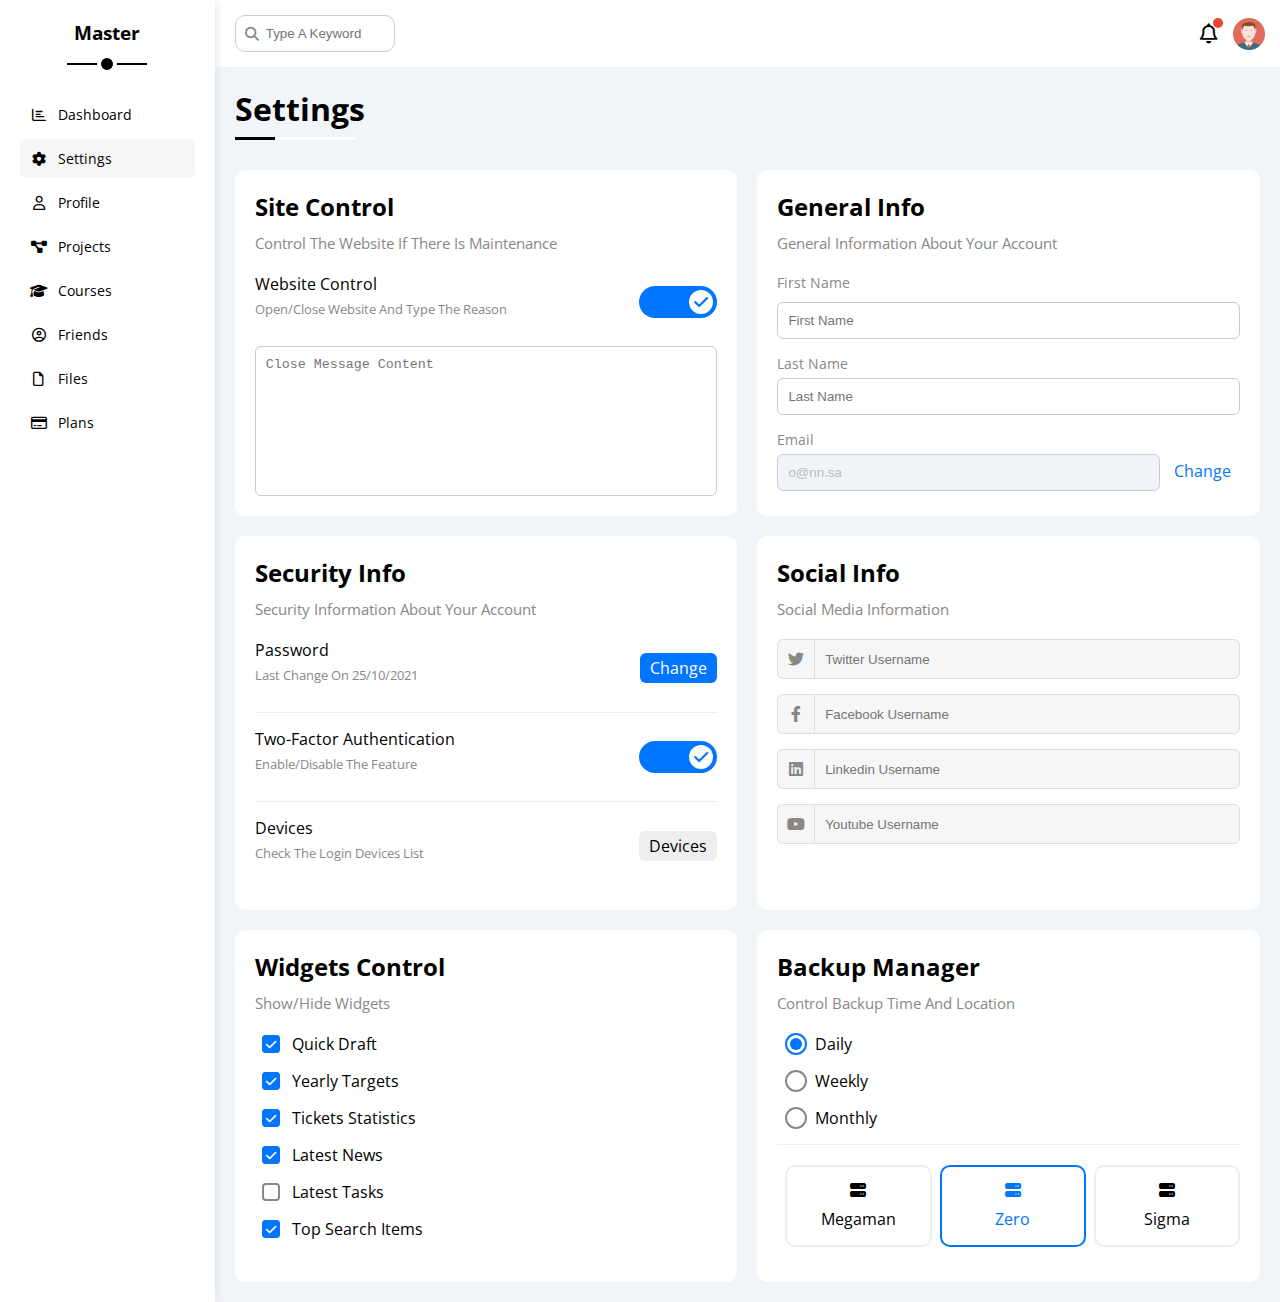
<file: settings.html>
<!DOCTYPE html>
<html lang="en">
  <head>
    <meta charset="UTF-8" />
    <meta http-equiv="X-UA-Compatible" content="IE=edge" />
    <meta name="viewport" content="width=device-width, initial-scale=1.0" />
    <title>Settings</title>
    <link rel="stylesheet" href="css/all.min.css" />
    <link rel="stylesheet" href="css/framework.css" />
    <link rel="stylesheet" href="css/master.css" />
    <link rel="preconnect" href="https://fonts.googleapis.com" />
    <link rel="preconnect" href="https://fonts.gstatic.com" crossorigin />
    <link href="https://fonts.googleapis.com/css2?family=Open+Sans:wght@300;500&display=swap" rel="stylesheet" />
  </head>
  <body>
    <div class="page d-flex">
      <div class="sidebar bg-white p-20 p-relative">
        <h3 class="p-relative txt-c mt-0">Master</h3>
        <ul>
          <li>
            <a class="d-flex align-center fs-14 c-black rad-6 p-10" href="index.html">
              <i class="fa-regular fa-chart-bar fa-fw"></i>
              <span>Dashboard</span>
            </a>
          </li>
          <li>
            <a class="active d-flex align-center fs-14 c-black rad-6 p-10" href="settings.html">
              <i class="fa-solid fa-gear fa-fw"></i>
              <span>Settings</span>
            </a>
          </li>
          <li>
            <a class="d-flex align-center fs-14 c-black rad-6 p-10" href="profile.html">
              <i class="fa-regular fa-user fa-fw"></i>
              <span>Profile</span>
            </a>
          </li>
          <li>
            <a class="d-flex align-center fs-14 c-black rad-6 p-10" href="projects.html">
              <i class="fa-solid fa-diagram-project fa-fw"></i>
              <span>Projects</span>
            </a>
          </li>
          <li>
            <a class="d-flex align-center fs-14 c-black rad-6 p-10" href="courses.html">
              <i class="fa-solid fa-graduation-cap fa-fw"></i>
              <span>Courses</span>
            </a>
          </li>
          <li>
            <a class="d-flex align-center fs-14 c-black rad-6 p-10" href="friends.html">
              <i class="fa-regular fa-circle-user fa-fw"></i>
              <span>Friends</span>
            </a>
          </li>
          <li>
            <a class="d-flex align-center fs-14 c-black rad-6 p-10" href="files.html">
              <i class="fa-regular fa-file fa-fw"></i>
              <span>Files</span>
            </a>
          </li>
          <li>
            <a class="d-flex align-center fs-14 c-black rad-6 p-10" href="plans.html">
              <i class="fa-regular fa-credit-card fa-fw"></i>
              <span>Plans</span>
            </a>
          </li>
        </ul>
      </div>
      <div class="content w-full">
        <!-- Start Head -->
        <div class="head bg-white p-15 between-flex">
          <div class="search p-relative">
            <input class="p-10" type="search" placeholder="Type A Keyword" />
          </div>
          <div class="icons d-flex align-center">
            <span class="notification p-relative">
              <i class="fa-regular fa-bell fa-lg"></i>
            </span>
            <img src="images/avatar.png" alt="" />
          </div>
        </div>
        <!-- End Head -->
        <h1 class="p-relative">Settings</h1>
        <div class="settings-page m-20 d-grid gap-20">
          <!-- Start Settings Box -->
          <div class="p-20 bg-white rad-10">
            <h2 class="mt-0 mb-10">Site Control</h2>
            <p class="mt-0 mb-20 c-grey fs-15">Control The Website If There Is Maintenance</p>
            <div class="mb-15 between-flex">
              <div>
                <span>Website Control</span>
                <p class="c-grey mt-5 mb-0 fs-13">Open/Close Website And Type The Reason</p>
              </div>
              <div>
                <label>
                  <input class="toggle-checkbox" type="checkbox" checked />
                  <div class="toggle-switch"></div>
                </label>
              </div>
            </div>
            <textarea class="close-message p-10 rad-6 d-block w-full" placeholder="Close Message Content"></textarea>
          </div>
          <!-- End Settings Box -->
          <!-- Start Settings Box -->
          <div class="p-20 bg-white rad-10">
            <h2 class="mt-0 mb-10">General Info</h2>
            <p class="mt-0 mb-20 c-grey fs-15">General Information About Your Account</p>
            <div class="mb-15">
              <label class="fs-14 c-grey d-block mb-10" for="first">First Name</label>
              <input
                class="b-none border-ccc p-10 rad-6 d-block w-full"
                type="text"
                id="first"
                placeholder="First Name"
              />
            </div>
            <div class="mb-15">
              <label class="fs-14 c-grey d-block mb-5" for="last">Last Name</label>
              <input
                class="b-none border-ccc p-10 rad-6 d-block w-full"
                id="last"
                type="text"
                placeholder="Last Name"
              />
            </div>
            <div>
              <label class="fs-14 c-grey d-block mb-5" for="email">Email</label>
              <input
                class="email b-none border-ccc p-10 rad-6 w-full mr-10"
                id="email"
                type="email"
                value="o@nn.sa"
                disabled
              />
              <a class="c-blue" href="#">Change</a>
            </div>
          </div>
          <!-- End Settings Box -->
          <!-- Start Settings Box -->
          <div class="p-20 bg-white rad-10">
            <h2 class="mt-0 mb-10">Security Info</h2>
            <p class="mt-0 mb-20 c-grey fs-15">Security Information About Your Account</p>
            <div class="sec-box mb-15 between-flex">
              <div>
                <span>Password</span>
                <p class="c-grey mt-5 mb-0 fs-13">Last Change On 25/10/2021</p>
              </div>
              <a class="button bg-blue c-white btn-shape" href="#">Change</a>
            </div>
            <div class="sec-box mb-15 between-flex">
              <div>
                <span>Two-Factor Authentication</span>
                <p class="c-grey mt-5 mb-0 fs-13">Enable/Disable The Feature</p>
              </div>
              <label>
                <input class="toggle-checkbox" type="checkbox" checked />
                <div class="toggle-switch"></div>
              </label>
            </div>
            <div class="sec-box between-flex">
              <div>
                <span>Devices</span>
                <p class="c-grey mt-5 mb-0 fs-13">Check The Login Devices List</p>
              </div>
              <a class="bg-eee c-black btn-shape" href="#">Devices</a>
            </div>
          </div>
          <!-- End Settings Box -->
          <!-- Start Settings Box -->
          <div class="social-boxes p-20 bg-white rad-10">
            <h2 class="mt-0 mb-10">Social Info</h2>
            <p class="mt-0 mb-20 c-grey fs-15">Social Media Information</p>
            <div class="d-flex align-center mb-15">
              <i class="fa-brands fa-twitter center-flex c-grey"></i>
              <input class="w-full" type="text" placeholder="Twitter Username" />
            </div>
            <div class="d-flex align-center mb-15">
              <i class="fa-brands fa-facebook-f center-flex c-grey"></i>
              <input class="w-full" type="text" placeholder="Facebook Username" />
            </div>
            <div class="d-flex align-center mb-15">
              <i class="fa-brands fa-linkedin center-flex c-grey"></i>
              <input class="w-full" type="text" placeholder="Linkedin Username" />
            </div>
            <div class="d-flex align-center">
              <i class="fa-brands fa-youtube center-flex c-grey"></i>
              <input class="w-full" type="text" placeholder="Youtube Username" />
            </div>
          </div>
          <!-- End Settings Box -->
          <!-- Start Settings Box -->
          <div class="widgets-control p-20 bg-white rad-10">
            <h2 class="mt-0 mb-10">Widgets Control</h2>
            <p class="mt-0 mb-20 c-grey fs-15">Show/Hide Widgets</p>
            <div class="control d-flex align-center mb-15">
              <input type="checkbox" id="one" checked />
              <label for="one">Quick Draft</label>
            </div>
            <div class="control d-flex align-center mb-15">
              <input type="checkbox" id="two" checked />
              <label for="two">Yearly Targets</label>
            </div>
            <div class="control d-flex align-center mb-15">
              <input type="checkbox" id="three" checked />
              <label for="three">Tickets Statistics</label>
            </div>
            <div class="control d-flex align-center mb-15">
              <input type="checkbox" id="four" checked />
              <label for="four">Latest News</label>
            </div>
            <div class="control d-flex align-center mb-15">
              <input type="checkbox" id="five" />
              <label for="five">Latest Tasks</label>
            </div>
            <div class="control d-flex align-center mb-15">
              <input type="checkbox" id="six" checked />
              <label for="six">Top Search Items</label>
            </div>
          </div>
          <!-- End Settings Box -->
          <!-- Start Settings Box -->
          <div class="backup-control p-20 bg-white rad-10">
            <h2 class="mt-0 mb-10">Backup Manager</h2>
            <p class="mt-0 mb-20 c-grey fs-15">Control Backup Time And Location</p>
            <div class="date d-flex align-center mb-15">
              <input type="radio" name="time" id="daily" checked />
              <label for="daily">Daily</label>
            </div>
            <div class="date d-flex align-center mb-15">
              <input type="radio" name="time" id="weekly" />
              <label for="weekly">Weekly</label>
            </div>
            <div class="date d-flex align-center mb-15">
              <input type="radio" name="time" id="monthly" />
              <label for="monthly">Monthly</label>
            </div>
            <div class="servers d-flex align-center txt-c">
              <input type="radio" name="servers" id="server-one" />
              <div class="server mb-15 rad-10 w-full">
                <label class="d-block m-15" for="server-one">
                  <i class="fa-solid fa-server d-block mb-10"></i>
                  Megaman
                </label>
              </div>
              <input type="radio" name="servers" id="server-two" checked />
              <div class="server mb-15 rad-10 w-full">
                <label class="d-block m-15" for="server-two">
                  <i class="fa-solid fa-server d-block mb-10"></i>
                  Zero
                </label>
              </div>
              <input type="radio" name="servers" id="server-three" />
              <div class="server mb-15 rad-10 w-full">
                <label class="d-block m-15" for="server-three">
                  <i class="fa-solid fa-server d-block mb-10"></i>
                  Sigma
                </label>
              </div>
            </div>
          </div>
          <!-- End Settings Box -->
        </div>
      </div>
    </div>
   
  </body>
</html>
</file>
<file: css/framework.css>
:root {
    --blue-color: #0075ff;
    --blue-alt-color: #0d69d5;
    --orange-color: #f59e0b;
    --green-color: #22c55e;
    --red-color: #f44336;
    --grey-color: #888;
  }
  /* Start Box */
  .d-flex {
    display: flex;
  }
  .f-wrap {
    flex-wrap: wrap;
  }
  .align-center {
    align-items: center;
  }
  .space-between {
    justify-content: space-between;
  }
  .d-grid {
    display: grid;
  }
  .gap-20 {
    gap: 20px;
  }
  .d-block {
    display: block;
  }
  @media (max-width: 767px) {
    .block-mobile {
      display: block;
    }
    .hide-mobile {
      display: none;
    }
  }
  /* End Box */
  /* Start Padding + Margin */
  .p-10 {
    padding: 10px;
  }
  .p-15 {
    padding: 15px;
  }
  .p-20 {
    padding: 20px;
  }
  .pt-10 {
    padding-top: 10px;
  }
  .pt-15 {
    padding-top: 15px;
  }
  .pt-20 {
    padding-top: 20px;
  }
  .pb-10 {
    padding-bottom: 10px;
  }
  .pb-15 {
    padding-bottom: 15px;
  }
  .pb-20 {
    padding-bottom: 20px;
  }
  .pl-15 {
    padding-left: 15px;
  }
  .m-0 {
    margin: 0;
  }
  .m-15 {
    margin: 15px;
  }
  .m-20 {
    margin: 20px;
  }
  .mt-0 {
    margin-top: 0;
  }
  .mt-5 {
    margin-top: 5px;
  }
  .mt-10 {
    margin-top: 10px;
  }
  .mt-15 {
    margin-top: 15px;
  }
  .mt-20 {
    margin-top: 20px;
  }
  .mt-25 {
    margin-top: 25px;
  }
  .mr-10 {
    margin-right: 10px;
  }
  .mr-15 {
    margin-right: 15px;
  }
  .mb-5 {
    margin-bottom: 5px;
  }
  .mb-10 {
    margin-bottom: 10px;
  }
  .mb-15 {
    margin-bottom: 15px;
  }
  .mb-20 {
    margin-bottom: 20px;
  }
  .mb-25 {
    margin-bottom: 25px;
  }
  /* End Padding + Margin */
  /* Start Color */
  .c-black {
    color: black;
  }
  .c-white {
    color: white;
  }
  .c-grey {
    color: var(--grey-color);
  }
  .c-red {
    color: var(--red-color);
  }
  .c-green {
    color: var(--green-color);
  }
  .c-blue {
    color: var(--blue-color);
  }
  .c-orange {
    color: var(--orange-color);
  }
  .bg-red {
    background-color: var(--red-color);
  }
  .bg-green {
    background-color: var(--green-color);
  }
  .bg-blue {
    background-color: var(--blue-color);
  }
  .bg-orange {
    background-color: var(--orange-color);
  }
  .bg-white {
    background-color: white;
  }
  .bg-eee {
    background-color: #eee;
  }
  /* End Color */
  /* Start Position */
  .p-relative {
    position: relative;
  }
  .p-absolute {
    position: absolute;
  }
  /* End Position */
  /* Start Font */
  .txt-c {
    text-align: center;
  }
  .fs-13 {
    font-size: 13px;
  }
  .fs-14 {
    font-size: 14px;
  }
  .fs-15 {
    font-size: 15px;
  }
  .fs-25 {
    font-size: 25px;
  }
  .fw-bold {
    font-weight: bold;
  }
  @media (max-width: 767px) {
    .txt-c-mobile {
      text-align: center;
    }
  }
  /* End Font */
  /* Start Border */
  .rad-6 {
    border-radius: 6px;
  }
  .rad-10 {
    border-radius: 10px;
  }
  .rad-half {
    border-radius: 50%;
  }
  .b-none {
    border: none;
  }
  .border-ccc {
    border: 1px solid #ccc;
  }
  .border-eee {
    border: 1px solid #eee;
  }
  
  /* End Border */
  /* Start Width + Height */
  .w-full {
    width: 100%;
  }
  .w-100 {
    width: 100px;
  }
  .w-fit {
    width: fit-content;
  }
  .h-full {
    height: 100%;
  }
  .h-100 {
    height: 100px;
  }
  /* End Width + Height */
  /* Start Components */
  .center-flex {
    display: flex;
    align-items: center;
    justify-content: center;
  }
  .between-flex {
    display: flex;
    align-items: center;
    justify-content: space-between;
  }
  .btn-shape {
    padding: 4px 10px;
    border-radius: 6px;
  }
  /* End Components */
</file>
<file: css/master.css>
:root {
    --blue-color: #0075ff;
    --blue-alt-color: #0d69d5;
    --orange-color: #f59e0b;
    --green-color: #22c55e;
    --red-color: #f44336;
    --grey-color: #888;
  }
  * {
    box-sizing: border-box;
  }
  body {
    font-family: "Open Sans", sans-serif;
    margin: 0;
  }
  *:focus {
    outline: none;
  }
  a {
    text-decoration: none;
  }
  ul {
    list-style: none;
    padding: 0;
  }
  ::-webkit-scrollbar {
    width: 15px;
  }
  ::-webkit-scrollbar-track {
    background-color: white;
  }
  ::-webkit-scrollbar-thumb {
    background-color: var(--blue-color);
  }
  ::-webkit-scrollbar-thumb:hover {
    background-color: var(--blue-alt-color);
  }
  .page {
    background-color: #f1f5f9;
    min-height: 100vh;
  }
  /* Start Sidebar */
  .sidebar {
    width: 250px;
    box-shadow: 0 0 10px #ddd;
  }
  .sidebar > h3 {
    margin-bottom: 50px;
  }
  .sidebar > h3::before,
  .sidebar > h3::after {
    content: "";
    background-color: black;
    transform: translateX(-50%);
    position: absolute;
    left: 50%;
  }
  .sidebar > h3::before {
    width: 80px;
    height: 2px;
    bottom: -20px;
  }
  .sidebar > h3::after {
    bottom: -29px;
    width: 12px;
    height: 12px;
    border-radius: 50%;
    border: 4px solid white;
  }
  .sidebar ul li a {
    transition: 0.3s;
    margin-bottom: 5px;
  }
  .sidebar ul li a:hover,
  .sidebar ul li a.active {
    background-color: #f6f6f6;
  }
  .sidebar ul li a span {
    font-size: 14px;
    margin-left: 10px;
  }
  @media (max-width: 767px) {
    .sidebar {
      width: 58px;
      padding: 10px;
    }
    .sidebar > h3 {
      font-size: 13px;
      margin-bottom: 15px;
    }
    .sidebar > h3::before,
    .sidebar > h3::after {
      display: none;
    }
    .sidebar ul li a span {
      display: none;
    }
  }
  /* End Sidebar */
  /* Start Content */
  .content {
    overflow: hidden;
  }
  .head .search::before {
    font-family: var(--fa-style-family-classic);
    content: "\f002";
    font-weight: 900;
    position: absolute;
    left: 15px;
    top: 50%;
    transform: translateY(-50%);
    font-size: 14px;
    color: var(--grey-color);
  }
  .head .search input {
    border: 1px solid #ccc;
    border-radius: 10px;
    margin-left: 5px;
    padding-left: 30px;
    width: 160px;
    transition: width 0.3s;
  }
  .head .search input:focus {
    width: 200px;
  }
  .head .search input:focus::placeholder {
    opacity: 0;
  }
  .head .icons .notification::before {
    content: "";
    position: absolute;
    width: 10px;
    height: 10px;
    background-color: var(--red-color);
    border-radius: 50%;
    right: -5px;
    top: -5px;
  }
  .head .icons img {
    width: 32px;
    height: 32px;
    margin-left: 15px;
  }
  .page h1 {
    margin: 20px 20px 40px;
  }
  .page h1::before,
  .page h1::after {
    content: "";
    height: 3px;
    position: absolute;
    bottom: -10px;
    left: 0;
  }
  .page h1::before {
    background-color: white;
    width: 120px;
  }
  .page h1::after {
    background-color: black;
    width: 40px;
  }
  .wrapper {
    grid-template-columns: repeat(auto-fill, minmax(450px, 1fr));
    margin-left: 20px;
    margin-right: 20px;
    margin-bottom: 20px;
  }
  @media (max-width: 767px) {
    .wrapper {
      grid-template-columns: minmax(200px, 1fr);
      margin-left: 10px;
      margin-right: 10px;
      gap: 10px;
    }
  }
  /* End Content */
  /* Start Welcome Widget */
  .welcome {
    overflow: hidden;
  }
  .welcome .intro img {
    width: 200px;
    margin-bottom: -10px;
  }
  .welcome .avatar {
    width: 64px;
    height: 64px;
    border: 2px solid white;
    border-radius: 50%;
    padding: 2px;
    box-shadow: 0 0 5px #ddd;
    margin-left: 20px;
    margin-top: -32px;
  }
  .welcome .body {
    border-top: 1px solid #eee;
    border-bottom: 1px solid #eee;
  }
  .welcome .body > div {
    flex: 1;
  }
  .welcome .visit {
    margin: 0 15px 15px auto;
    transition: 0.3s;
  }
  .welcome .visit:hover {
    background-color: var(--blue-alt-color);
  }
  @media (max-width: 767px) {
    .welcome .intro {
      padding-bottom: 30px;
    }
    .welcome .avatar {
      margin-left: 0;
    }
    .welcome .body > div:not(:last-child) {
      margin-bottom: 20px;
    }
  }
  /* End Welcome Widget */
  /* Start Quick Draft Widget */
  .quick-draft textarea {
    resize: none;
    min-height: 180px;
  }
  .quick-draft .save {
    margin-left: auto;
    transition: 0.3s;
    cursor: pointer;
  }
  .quick-draft .save:hover {
    background-color: var(--blue-alt-color);
  }
  /* End Quick Draft Widget */
  /* Start Targets */
  .targets .target-row .icon {
    width: 80px;
    height: 80px;
    margin-right: 15px;
  }
  .targets .details {
    flex: 1;
  }
  .targets .details .progress {
    height: 4px;
  }
  .targets .details .progress > span {
    position: absolute;
    left: 0;
    top: 0;
    height: 100%;
  }
  .targets .details .progress > span span {
    position: absolute;
    bottom: 16px;
    right: -16px;
    color: white;
    padding: 2px 5px;
    border-radius: 6px;
    font-size: 13px;
  }
  .targets .details .progress > span span::after {
    content: "";
    border-color: transparent;
    border-width: 5px;
    border-style: solid;
    position: absolute;
    bottom: -10px;
    left: 50%;
    transform: translateX(-50%);
  }
  .targets .details .progress > .blue span::after {
    border-top-color: var(--blue-color);
  }
  .targets .details .progress > .orange span::after {
    border-top-color: var(--orange-color);
  }
  .targets .details .progress > .green span::after {
    border-top-color: var(--green-color);
  }
  .blue .icon,
  .blue .progress {
    background-color: rgb(0 117 255 / 20%);
  }
  .orange .icon,
  .orange .progress {
    background-color: rgb(245 158 11 / 20%);
  }
  .green .icon,
  .green .progress {
    background-color: rgb(34 197 94 / 20%);
  }
  /* End Targets */
  /* Start Tickets */
  .tickets .box {
    border: 1px solid #ccc;
    width: calc(50% - 10px);
  }
  @media (max-width: 767px) {
    .tickets .box {
      width: 100%;
    }
  }
  /* End Tickets */
  /* Start Latest News */
  .latest-news .news-row:not(:last-of-type) {
    margin-bottom: 20px;
    padding-bottom: 20px;
    border-bottom: 1px solid #eee;
  }
  .latest-news .news-row img {
    width: 100px;
    border-radius: 6px;
    margin-right: 15px;
  }
  .latest-news .info {
    flex-grow: 1;
  }
  .latest-news .info h3 {
    margin: 0 0 6px;
    font-size: 16px;
  }
  @media (max-width: 767px) {
    .latest-news .news-row {
      display: block;
    }
    .latest-news .news-row .label {
      margin: 10px auto;
      width: fit-content;
    }
  }
  /* End Latest News */
  /* Start Tasks */
  .tasks .task-row:not(:last-of-type) {
    margin-bottom: 15px;
    padding-bottom: 15px;
    border-bottom: 1px solid #eee;
  }
  .tasks .info {
    flex-grow: 1;
  }
  .tasks .done {
    opacity: 0.3;
  }
  .tasks .done h3,
  .tasks .done p {
    text-decoration: line-through;
  }
  .tasks .delete {
    cursor: pointer;
    transition: 0.3s;
  }
  .tasks .delete:hover {
    color: var(--red-color);
  }
  /* End Tasks */
  /* Start Latest Uploads */
  .latest-uploads ul li:not(:last-child) {
    border-bottom: 1px solid #eee;
  }
  .latest-uploads ul li img {
    width: 40px;
    height: 40px;
  }
  /* End Latest Uploads */
  /* Start Last Project */
  .last-project ul::before {
    content: "";
    position: absolute;
    left: 11px;
    width: 2px;
    height: 100%;
    background-color: var(--blue-color);
  }
  .last-project ul li::before {
    content: "";
    width: 20px;
    height: 20px;
    display: block;
    border-radius: 50%;
    background-color: white;
    border: 2px solid white;
    outline: 2px solid var(--blue-color);
    margin-right: 15px;
    z-index: 1;
  }
  .last-project ul li.done::before {
    background-color: var(--blue-color);
  }
  .last-project ul li.current::before {
    animation: change-color 0.8s infinite alternate;
  }
  .last-project .launch-icon {
    position: absolute;
    width: 160px;
    right: 0;
    bottom: 0;
    opacity: 0.1;
  }
  /* End Last Project */
  /* Start Reminders */
  .reminders ul li .key {
    width: 15px;
    height: 15px;
  }
  .reminders ul li > .blue {
    border-left: 2px solid var(--blue-color);
  }
  .reminders ul li > .green {
    border-left: 2px solid var(--green-color);
  }
  .reminders ul li > .orange {
    border-left: 2px solid var(--orange-color);
  }
  .reminders ul li > .red {
    border-left: 2px solid var(--red-color);
  }
  /* End Reminders */
  /* Start Latest Post */
  .latest-post .avatar {
    width: 48px;
    height: 48px;
  }
  .latest-post .post-content {
    text-transform: capitalize;
    line-height: 1.8;
    border-top: 1px solid #eee;
    border-bottom: 1px solid #eee;
    min-height: 140px;
  }
  /* End Latest Post */
  /* Start Social Media */
  .social-media .box {
    padding-left: 70px;
  }
  .social-media .box i {
    position: absolute;
    left: 0;
    top: 0;
    width: 52px;
    transition: 0.3s;
  }
  .social-media .box i:hover {
    transform: rotate(5deg);
  }
  .social-media .twitter {
    background-color: rgb(29 161 242 / 20%);
    color: #1da1f2;
  }
  .social-media .twitter i,
  .social-media .twitter a {
    background-color: #1da1f2;
  }
  .social-media .facebook {
    background-color: rgb(24 119 242 / 20%);
    color: #1da1f2;
  }
  .social-media .facebook i,
  .social-media .facebook a {
    background-color: #1877f2;
  }
  .social-media .youtube {
    background-color: rgb(255 0 0 / 20%);
    color: #ff0000;
  }
  .social-media .youtube i,
  .social-media .youtube a {
    background-color: #ff0000;
  }
  .social-media .linkedin {
    background-color: rgb(0 119 181 / 20%);
    color: #0077b5;
  }
  .social-media .linkedin i,
  .social-media .linkedin a {
    background-color: #0077b5;
  }
  /* End Social Media */
  /* Start Projects Table */
  .projects .responsive-table {
    overflow-x: auto;
  }
  .projects table {
    min-width: 1000px;
    border-spacing: 0;
  }
  .projects thead td {
    background-color: #eee;
    font-weight: bold;
  }
  .projects table td {
    padding: 15px;
  }
  .projects tbody td {
    border-bottom: 1px solid #eee;
    border-left: 1px solid #eee;
    transition: 0.3s;
  }
  .projects table tbody tr td:last-child {
    border-right: 1px solid #eee;
  }
  .projects tbody tr:hover td {
    background-color: #faf7f7;
  }
  .projects table img {
    width: 32px;
    height: 32px;
    border-radius: 50%;
    padding: 2px;
    background-color: white;
  }
  .projects table img:not(:first-child) {
    margin-left: -20px;
  }
  .projects table .label {
    font-size: 13px;
  }
  /* End Projects Table */
  /* Start Settings */
  .settings-page {
    grid-template-columns: repeat(auto-fill, minmax(500px, 1fr));
  }
  @media (max-width: 767px) {
    .settings-page {
      grid-template-columns: minmax(100px, 1fr);
      margin-left: 10px;
      margin-right: 10px;
      gap: 10px;
    }
  }
  .settings-page .close-message {
    border: 1px solid #ccc;
    resize: none;
    min-height: 150px;
  }
  .settings-page .email {
    display: inline-flex;
    width: calc(100% - 80px);
  }
  .settings-page .sec-box {
    padding-bottom: 15px;
  }
  .settings-page .sec-box:not(:last-of-type) {
    border-bottom: 1px solid #eee;
  }
  .settings-page .sec-box .button {
    transition: 0.3s;
  }
  .settings-page .sec-box .button:hover {
    background-color: var(--blue-alt-color);
  }
  .settings-page .social-boxes i {
    width: 40px;
    height: 40px;
    background-color: #f6f6f6;
    border: 1px solid #ddd;
    border-right: none;
    border-radius: 6px 0 0 6px;
    transition: 0.3s;
  }
  .settings-page .social-boxes input {
    height: 40px;
    background-color: #f6f6f6;
    border: 1px solid #ddd;
    padding-left: 10px;
    border-radius: 0 6px 6px 0;
  }
  .settings-page .social-boxes > div:focus-within i {
    color: black;
  }
  .widgets-control .control input[type="checkbox"] {
    -webkit-appearance: none;
    appearance: none;
  }
  .widgets-control .control label {
    padding-left: 30px;
    cursor: pointer;
    position: relative;
  }
  .widgets-control .control label::before,
  .widgets-control .control label::after {
    position: absolute;
    left: 0;
    top: 50%;
    margin-top: -9px;
    border-radius: 4px;
  }
  .widgets-control .control label::before {
    content: "";
    width: 14px;
    height: 14px;
    border: 2px solid var(--grey-color);
  }
  .widgets-control .control label:hover::before {
    border-color: var(--blue-alt-color);
  }
  .widgets-control .control label::after {
    font-family: var(--fa-style-family-classic);
    content: "\f00c";
    font-weight: 900;
    background-color: var(--blue-color);
    color: white;
    font-size: 12px;
    width: 18px;
    height: 18px;
    display: flex;
    justify-content: center;
    align-items: center;
    transform: scale(0) rotate(360deg);
    transition: 0.3s;
  }
  .widgets-control .control input[type="checkbox"]:checked + label::after {
    transform: scale(1);
  }
  .backup-control input[type="radio"] {
    -webkit-appearance: none;
    appearance: none;
  }
  .backup-control .date label {
    padding-left: 30px;
    cursor: pointer;
    position: relative;
  }
  .backup-control .date label::before {
    content: "";
    position: absolute;
    top: 50%;
    left: 0;
    margin-top: -11px;
    width: 18px;
    height: 18px;
    border: 2px solid var(--grey-color);
    border-radius: 50%;
  }
  .backup-control .date label::after {
    content: "";
    position: absolute;
    left: 5px;
    top: 5px;
    width: 12px;
    height: 12px;
    background: var(--blue-color);
    border-radius: 50%;
    transition: 0.3s;
    transform: scale(0);
  }
  .backup-control .date input[type="radio"]:checked + label::before {
    border-color: var(--blue-color);
  }
  .backup-control .date input[type="radio"]:checked + label::after {
    transform: scale(1);
  }
  .backup-control .servers {
    border-top: 1px solid #eee;
    padding-top: 20px;
  }
  @media (max-width: 767px) {
    .backup-control .servers {
      flex-wrap: wrap;
    }
  }
  .backup-control .servers .server {
    border: 2px solid #eee;
    position: relative;
  }
  .backup-control .servers .server label {
    cursor: pointer;
  }
  .backup-control .servers input[type="radio"]:checked + .server {
    border-color: var(--blue-color);
    color: var(--blue-color);
  }
  .toggle-checkbox {
    -webkit-appearance: none;
    appearance: none;
    display: none;
  }
  .toggle-switch {
    background-color: #ccc;
    width: 78px;
    height: 32px;
    border-radius: 16px;
    position: relative;
    transition: 0.3s;
    cursor: pointer;
  }
  .toggle-switch::before {
    font-family: var(--fa-style-family-classic);
    content: "\f00d";
    font-weight: 900;
    background-color: white;
    width: 24px;
    height: 24px;
    position: absolute;
    border-radius: 50%;
    top: 4px;
    left: 4px;
    display: flex;
    justify-content: center;
    align-items: center;
    color: #aaa;
    transition: 0.3s;
  }
  .toggle-checkbox:checked + .toggle-switch {
    background-color: var(--blue-color);
  }
  .toggle-checkbox:checked + .toggle-switch::before {
    content: "\f00c";
    left: 50px;
    color: var(--blue-color);
  }
  .settings-page :disabled {
    cursor: no-drop;
    background-color: #f0f4f8;
    color: #bbb;
  }
  /* End Settings */
  /* Start Profile Page */
  @media (max-width: 767px) {
    .profile-page .overview {
      flex-direction: column;
    }
  }
  .profile-page .avatar-box {
    width: 300px;
  }
  @media (min-width: 768px) {
    .profile-page .avatar-box {
      border-right: 1px solid #eee;
    }
  }
  .profile-page .avatar-box > img {
    width: 120px;
    height: 120px;
  }
  .profile-page .avatar-box .level {
    height: 6px;
    overflow: hidden;
    margin: auto;
    width: 70%;
  }
  .profile-page .avatar-box .level span {
    position: absolute;
    left: 0;
    top: 0;
    height: 100%;
    background-color: var(--blue-color);
    border-radius: 6px;
  }
  .profile-page .info-box .box {
    flex-wrap: wrap;
    border-bottom: 1px solid #eee;
    transition: 0.3s;
  }
  .profile-page .info-box .box:hover {
    background-color: #f9f9f9;
  }
  .profile-page .info-box .box > div {
    min-width: 250px;
    padding: 10px 0 0;
  }
  .profile-page .info-box h4 {
    font-weight: normal;
  }
  /* Start Training Code */
  .profile-page .info-box .toggle-switch {
    height: 20px;
  }
  @media (max-width: 767px) {
    .profile-page .info-box .toggle-switch {
      margin: auto;
    }
  }
  .profile-page .info-box .toggle-switch::before {
    width: 12px;
    height: 12px;
    font-size: 8px;
  }
  .profile-page .info-box .toggle-checkbox:checked + .toggle-switch::before {
    left: 62px;
  }
  /* End Training Code */
  @media (max-width: 767px) {
    .profile-page .other-data {
      flex-direction: column;
    }
  }
  .profile-page .skills-card {
    flex-grow: 1;
  }
  .profile-page .skills-card ul li {
    padding: 15px 0;
  }
  .profile-page .skills-card ul li:not(:last-child) {
    border-bottom: 1px solid #eee;
  }
  .profile-page .skills-card ul li span {
    display: inline-flex;
    padding: 4px 10px;
    background-color: #eee;
    border-radius: 6px;
    font-size: 14px;
  }
  .profile-page .skills-card ul li span:not(:last-child) {
    margin-right: 5px;
  }
  .profile-page .activities {
    flex-grow: 2;
  }
  .profile-page .activity:not(:last-of-type) {
    border-bottom: 1px solid #eee;
    padding-bottom: 20px;
    margin-bottom: 20px;
  }
  .profile-page .activity img {
    width: 64px;
    height: 64px;
    margin-right: 10px;
  }
  @media (min-width: 768px) {
    .profile-page .activity .date {
      margin-left: auto;
      text-align: right;
    }
  }
  @media (max-width: 767px) {
    .profile-page .activity {
      flex-direction: column;
    }
    .profile-page .activity img {
      margin-right: 0;
      margin-bottom: 15px;
    }
    .profile-page .activity .date {
      margin-top: 15px;
    }
  }
  /* End Profile Page */
  /* Start Projects Page */
  .projects-page {
    grid-template-columns: repeat(auto-fill, minmax(500px, 1fr));
  }
  @media (max-width: 767px) {
    .projects-page {
      grid-template-columns: minmax(200px, 1fr);
      margin-left: 10px;
      margin-right: 10px;
      gap: 10px;
    }
  }
  .projects-page .project .date {
    position: absolute;
    right: 10px;
    top: 10px;
  }
  .projects-page .project h4 {
    font-weight: normal;
  }
  .projects-page .project .team {
    position: relative;
    min-height: 80px;
  }
  .projects-page .project .team a {
    position: absolute;
    left: 0;
    bottom: 0;
  }
  .projects-page .project .team a:nth-child(2) {
    left: 25px;
  }
  .projects-page .project .team a:nth-child(3) {
    left: 50px;
  }
  .projects-page .project .team a:nth-child(4) {
    left: 75px;
  }
  .projects-page .project .team a:nth-child(5) {
    left: 100px;
  }
  .projects-page .project .team a:hover {
    z-index: 1000;
  }
  .projects-page .project .team img {
    width: 40px;
    height: 40px;
    border-radius: 50%;
    border: 2px solid white;
  }
  .projects-page .project .do {
    justify-content: flex-end;
    border-top: 1px solid #eee;
    padding-top: 15px;
    margin-top: 15px;
  }
  @media (max-width: 767px) {
    .projects-page .project .do {
      flex-direction: column;
    }
  }
  .projects-page .project .do span {
    padding: 3px 8px;
    margin-left: 5px;
    width: fit-content;
  }
  @media (max-width: 767px) {
    .projects-page .project .do span:not(:last-child) {
      margin-bottom: 15px;
    }
  }
  .projects-page .project .info {
    border-top: 1px solid #eee;
    margin-top: 15px;
    padding-top: 15px;
  }
  @media (max-width: 767px) {
    .projects-page .project .info {
      flex-direction: column;
    }
  }
  .projects-page .project .prog {
    height: 8px;
    width: 260px;
    position: relative;
    border-radius: 6px;
  }
  @media (max-width: 767px) {
    .projects-page .project .prog {
      margin-bottom: 15px;
    }
  }
  .projects-page .project .prog span {
    position: absolute;
    left: 0;
    top: 0;
    height: 100%;
    border-radius: 6px;
  }
  /* End Projects Page */
  /* Start Courses Page */
  .courses-page {
    grid-template-columns: repeat(auto-fill, minmax(300px, 1fr));
  }
  @media (max-width: 767px) {
    .courses-page {
      grid-template-columns: minmax(200px, 1fr);
      margin-left: 10px;
      margin-right: 10px;
      gap: 10px;
    }
  }
  .courses-page .course {
    overflow: hidden;
  }
  .courses-page .course .cover {
    max-width: 100%;
  }
  .courses-page .course .instructor {
    position: absolute;
    width: 64px;
    height: 64px;
    border-radius: 50%;
    top: 20px;
    left: 20px;
    border: 2px solid white;
  }
  .courses-page .course .description {
    line-height: 1.6;
  }
  .courses-page .course .info {
    border-top: 1px solid #eee;
    font-size: 13px;
  }
  .courses-page .course .info .title {
    position: absolute;
    top: -13px;
    left: 50%;
    transform: translateX(-50%);
    font-size: 13px;
  }
  /* End Courses Page */
  /* Start Friends Page */
  .friends-page {
    grid-template-columns: repeat(auto-fill, minmax(300px, 1fr));
  }
  @media (max-width: 767px) {
    .friends-page {
      grid-template-columns: minmax(200px, 1fr);
      margin-left: 10px;
      margin-right: 10px;
      gap: 10px;
    }
  }
  .friends-page .contact {
    position: absolute;
    left: 10px;
    top: 10px;
  }
  .friends-page .contact i {
    background-color: #eee;
    padding: 10px;
    border-radius: 50%;
    color: #666;
    font-size: 13px;
    cursor: pointer;
    transition: 0.3s;
  }
  .friends-page .contact i:hover {
    background-color: var(--blue-color);
    color: white;
  }
  .friends-page .friend .icons {
    border-top: 1px solid #eee;
    border-bottom: 1px solid #eee;
    margin-top: 15px;
    margin-bottom: 15px;
    padding-top: 15px;
    padding-bottom: 15px;
  }
  .friends-page .friend .icons i {
    margin-right: 5px;
  }
  .friends-page .friend .icons .vip {
    position: absolute;
    right: 0;
    top: 50%;
    transform: translateY(-50%);
    font-size: 40px;
    opacity: 0.2;
  }
  /* End Friends Page */
  /* Start Files Page */
  .files-page {
    flex-direction: row-reverse;
    align-items: flex-start;
  }
  @media (max-width: 767px) {
    .files-page {
      flex-direction: column;
      align-items: normal;
    }
  }
  .files-page .files-stats {
    min-width: 260px;
  }
  .files-page .files-stats .icon {
    width: 40px;
    height: 40px;
    margin-right: 10px;
  }
  .files-page .files-stats .size {
    margin-left: auto;
  }
  .files-page .files-stats .blue {
    background-color: rgb(0 117 255 / 20%);
  }
  .files-page .files-stats .green {
    background-color: rgb(34 197 94 / 20%);
  }
  .files-page .files-stats .red {
    background-color: rgb(244 67 54 / 20%);
  }
  .files-page .files-stats .orange {
    background-color: rgb(245 158 11 / 20%);
  }
  .files-page .files-stats .upload {
    margin: 15px auto 0;
    padding: 10px 15px;
    transition: 0.3s;
  }
  .files-page .files-stats .upload:hover {
    background-color: var(--blue-alt-color);
  }
  .files-page .files-stats .upload:hover i {
    animation: go-up 0.8s infinite;
  }
  .files-page .files-content {
    flex: 1;
    grid-template-columns: repeat(auto-fill, minmax(200px, 1fr));
  }
  .files-page .files-content img {
    width: 64px;
    height: 64px;
    transition: 0.3s;
  }
  .files-page .files-content .file:hover img {
    transform: rotate(5deg);
  }
  .files-page .files-content .info {
    border-top: 1px solid #eee;
  }
  /* End Files Page */
  /* Start Plans Page */
  .plans-page {
    grid-template-columns: repeat(auto-fill, minmax(450px, 1fr));
  }
  @media (max-width: 767px) {
    .plans-page {
      grid-template-columns: minmax(250px, 1fr);
      margin-left: 10px;
      margin-right: 10px;
      gap: 10px;
    }
  }
  .plans-page .plan .top {
    border: 3px solid white;
    outline: 3px solid transparent;
  }
  .plans-page .plan.green .top {
    outline-color: var(--green-color);
  }
  .plans-page .plan.blue .top {
    outline-color: var(--blue-color);
  }
  .plans-page .plan.orange .top {
    outline-color: var(--orange-color);
  }
  .plans-page .plan .price {
    position: relative;
    font-size: 40px;
    width: fit-content;
    margin: auto;
  }
  .plans-page .plan .price span {
    position: absolute;
    left: -20px;
    top: 0;
    font-size: 25px;
  }
  .plans-page .plan ul li {
    padding: 15px 0;
    display: flex;
    align-items: center;
    font-size: 15px;
    border-bottom: 1px solid #eee;
  }
  .plans-page .plan ul li .yes {
    color: var(--green-color);
  }
  .plans-page .plan ul li i:not(.yes, .help) {
    color: var(--red-color);
  }
  .plans-page .plan ul li i:first-child {
    font-size: 18px;
    margin-right: 5px;
  }
  .plans-page .plan ul li .help {
    color: var(--grey-color);
    margin-left: auto;
    cursor: pointer;
  }
  /* End Plans Page */
  /* Start Animation */
  @keyframes change-color {
    from {
      background-color: var(--blue-color);
    }
    to {
      background-color: white;
    }
  }
  @keyframes go-up {
    0%,
    100% {
      transform: translateY(0);
    }
    50% {
      transform: translateY(-5px);
    }
  }
  /* End Animation */
</file>
